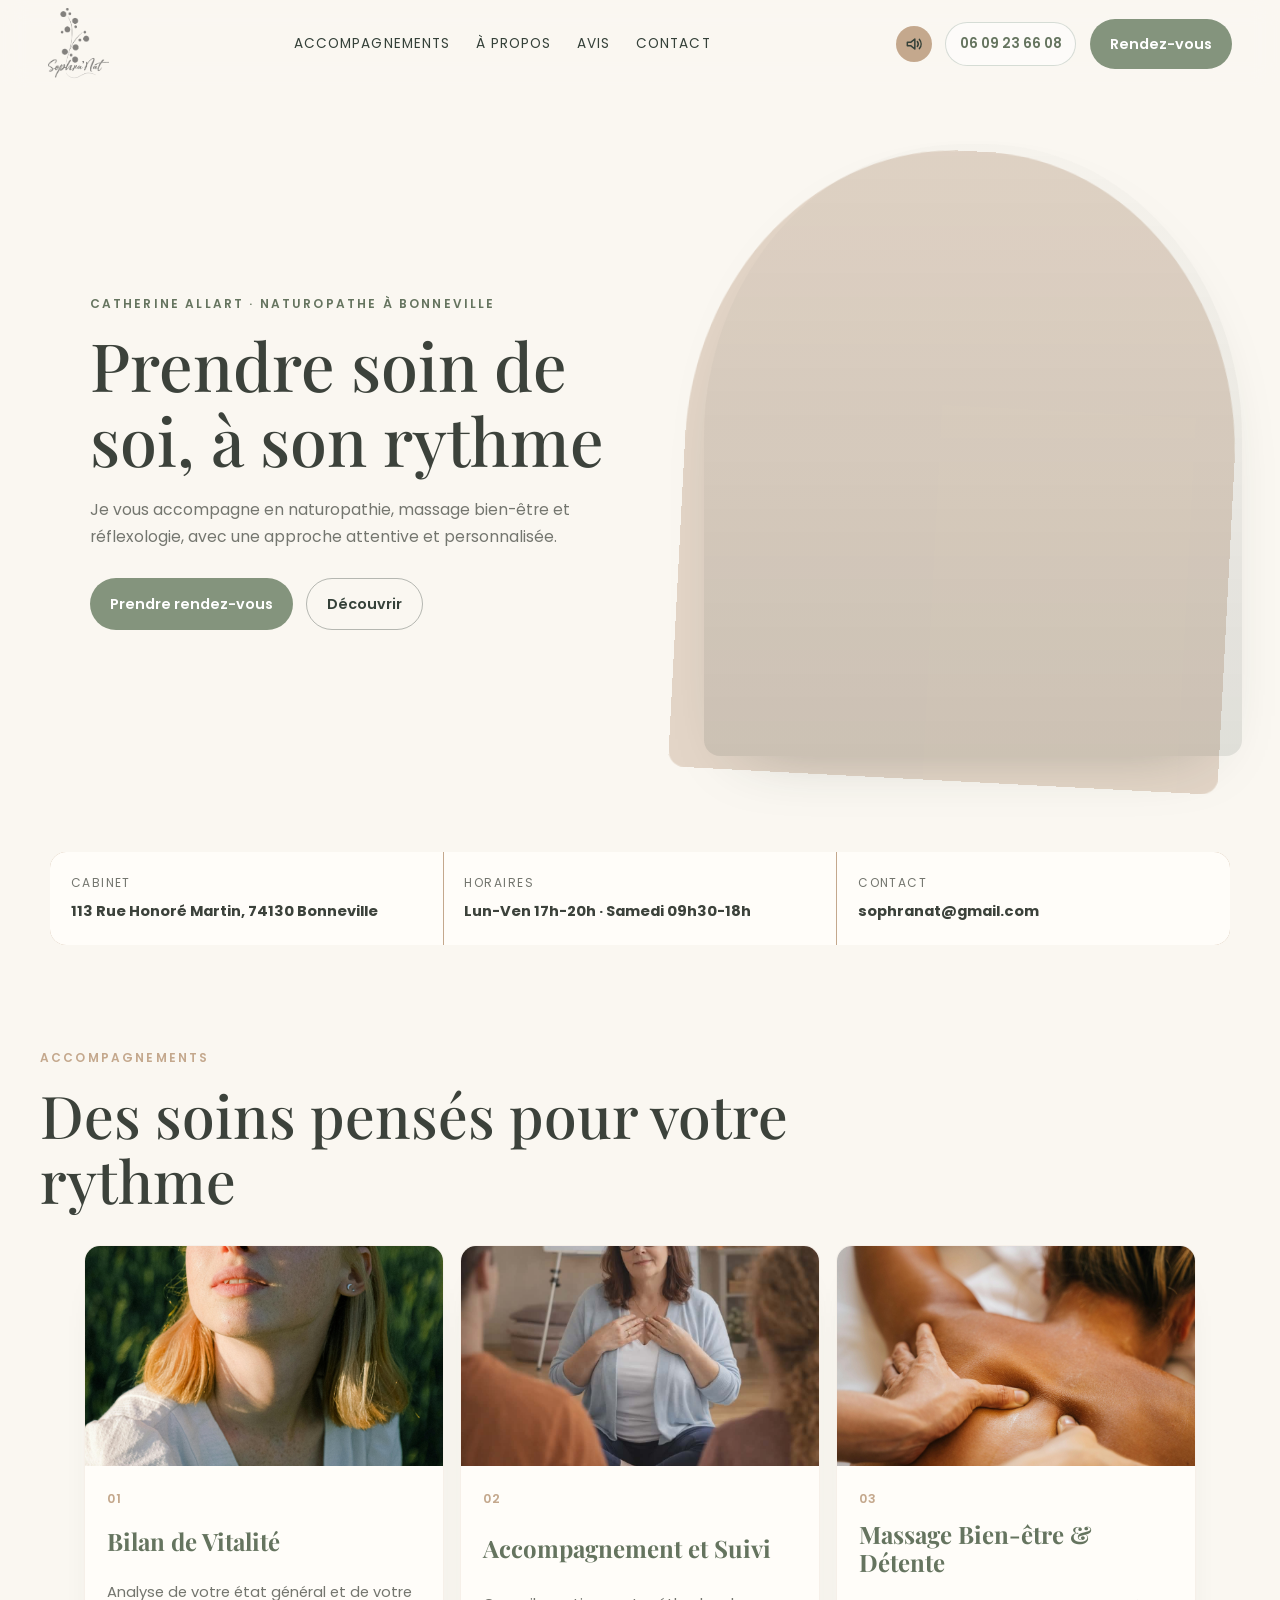
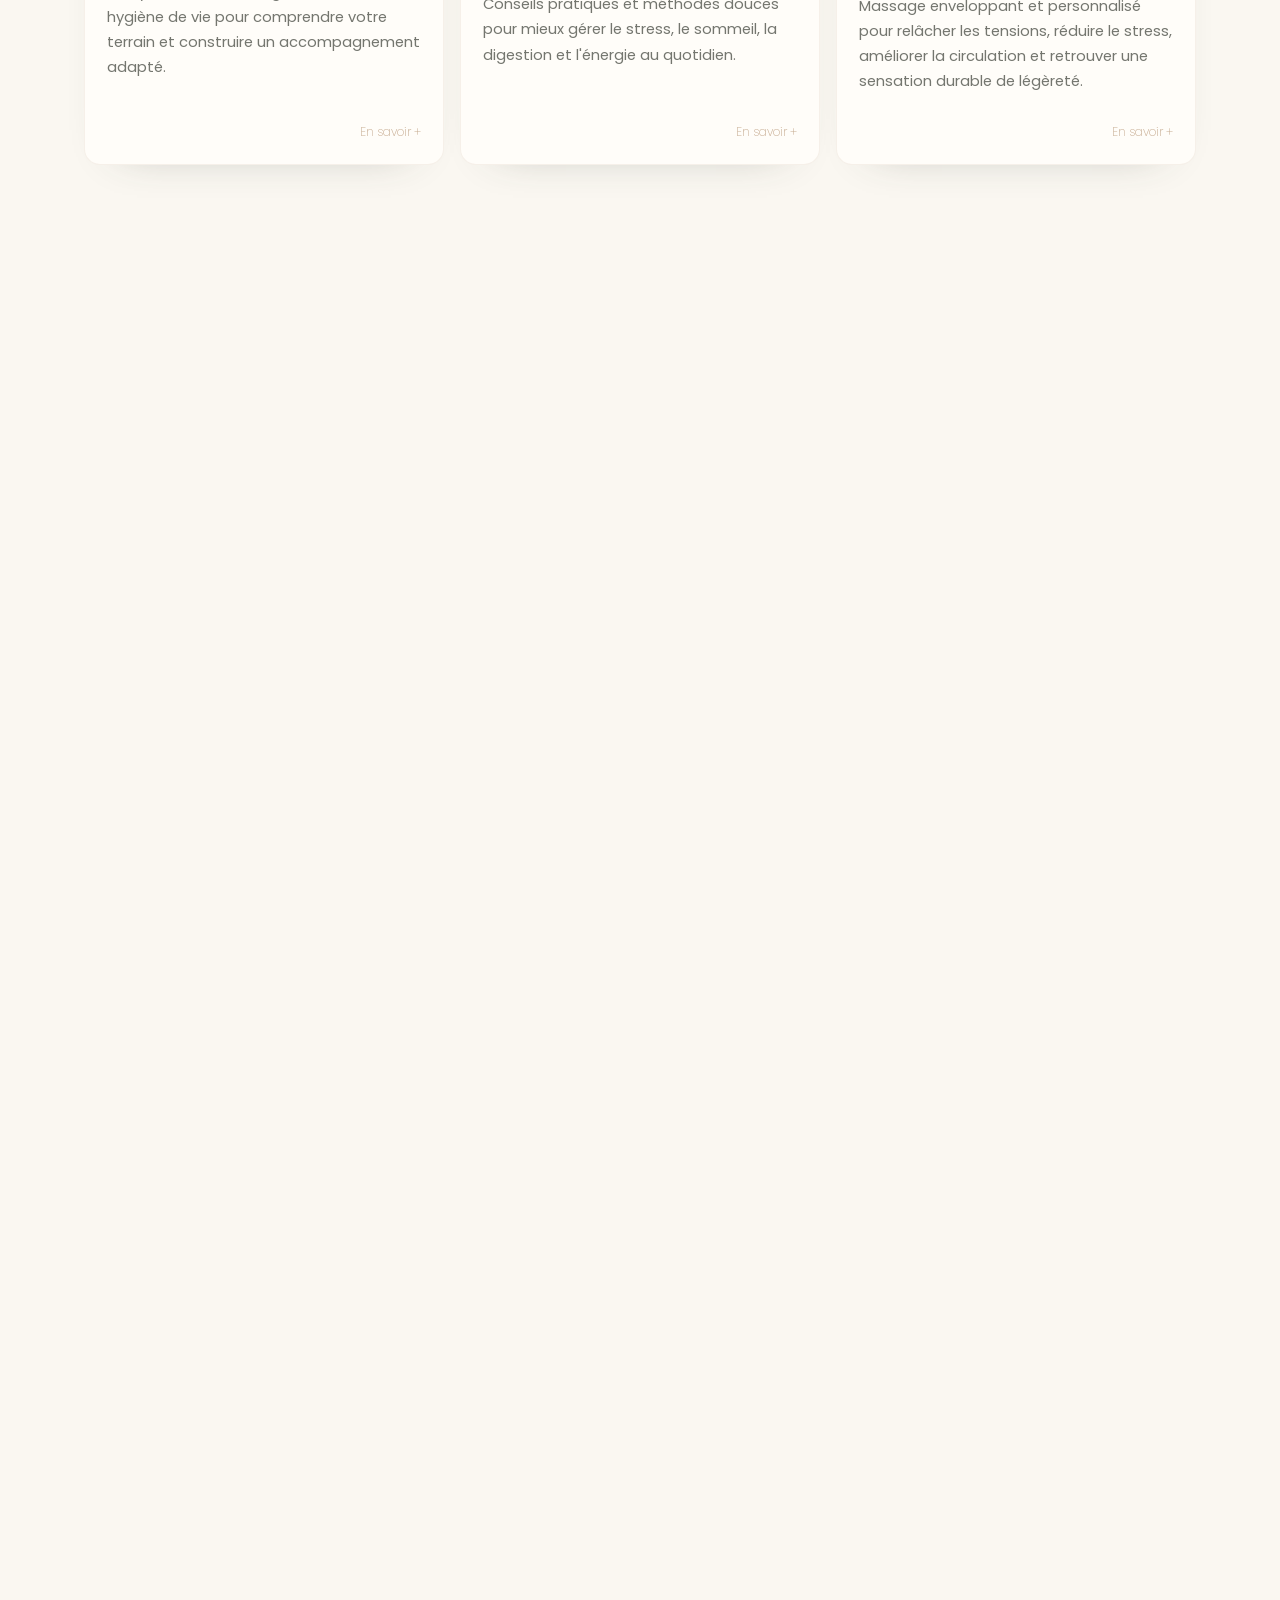
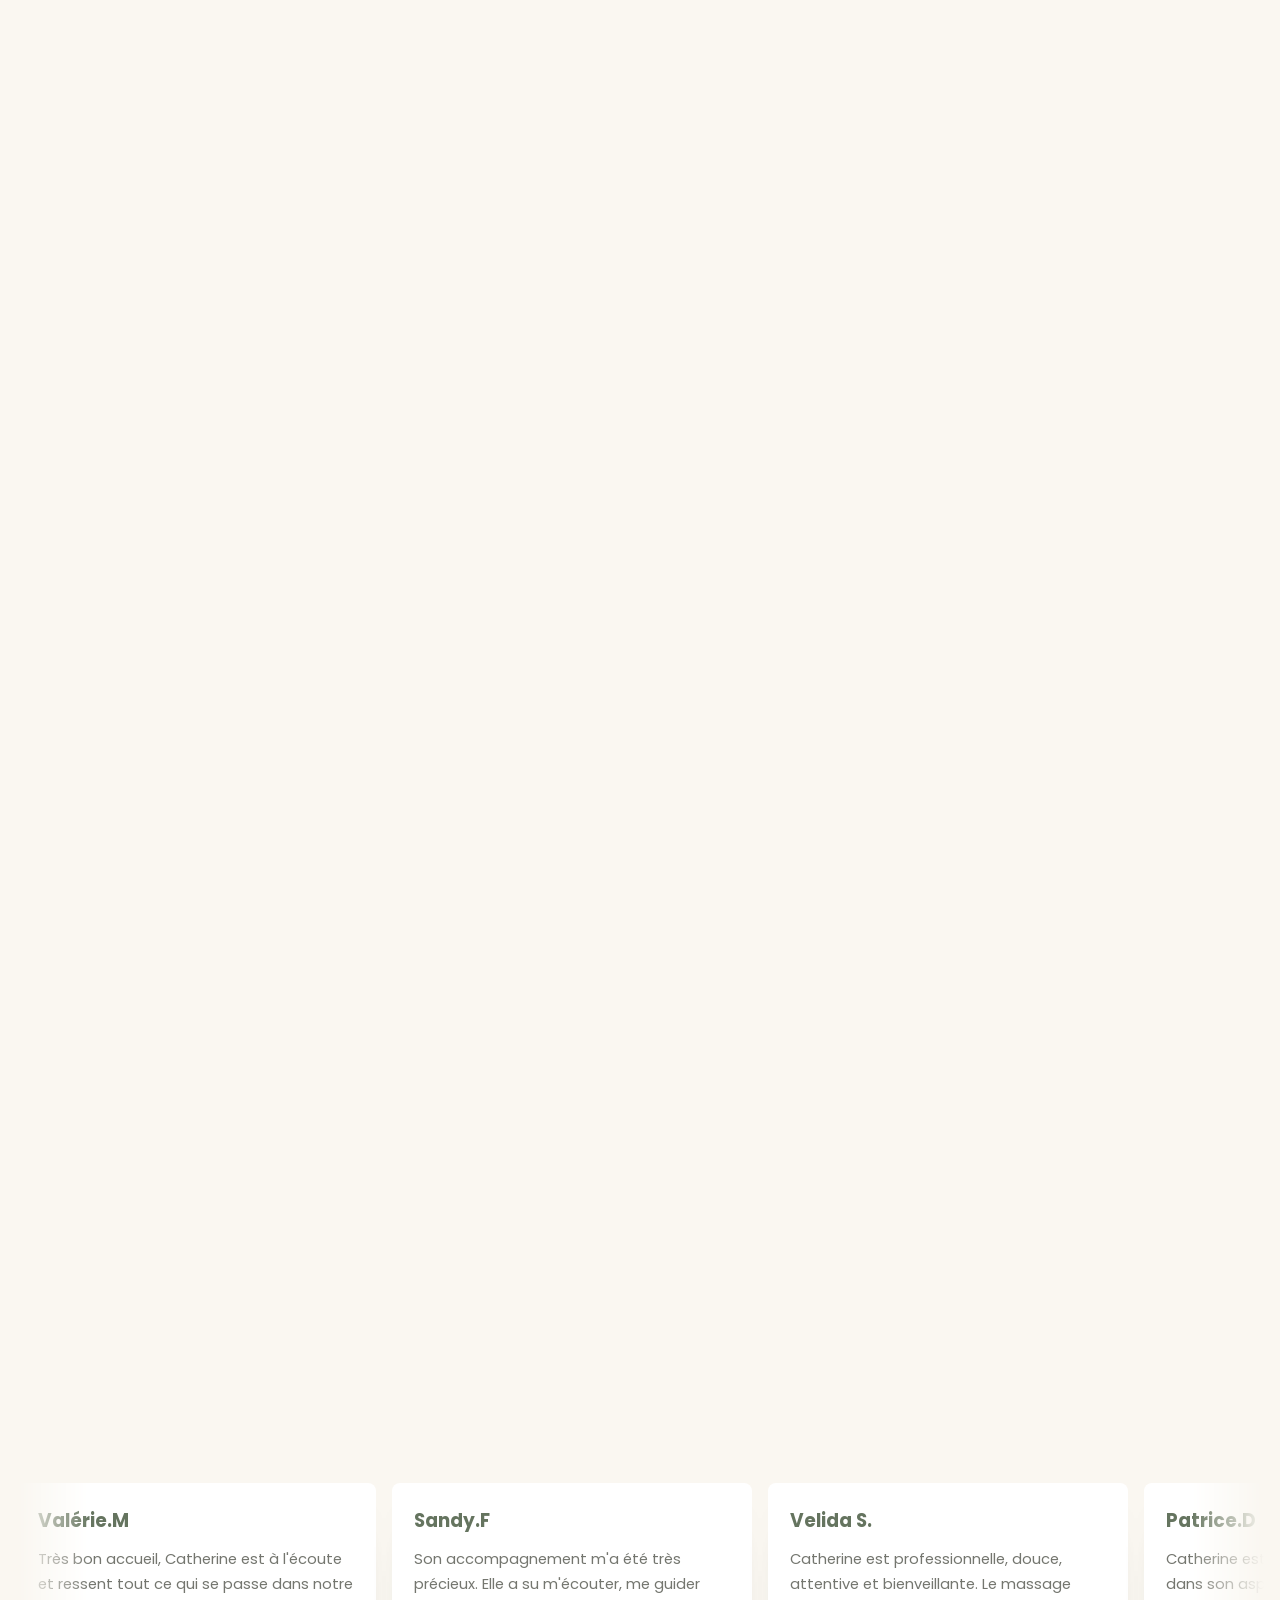
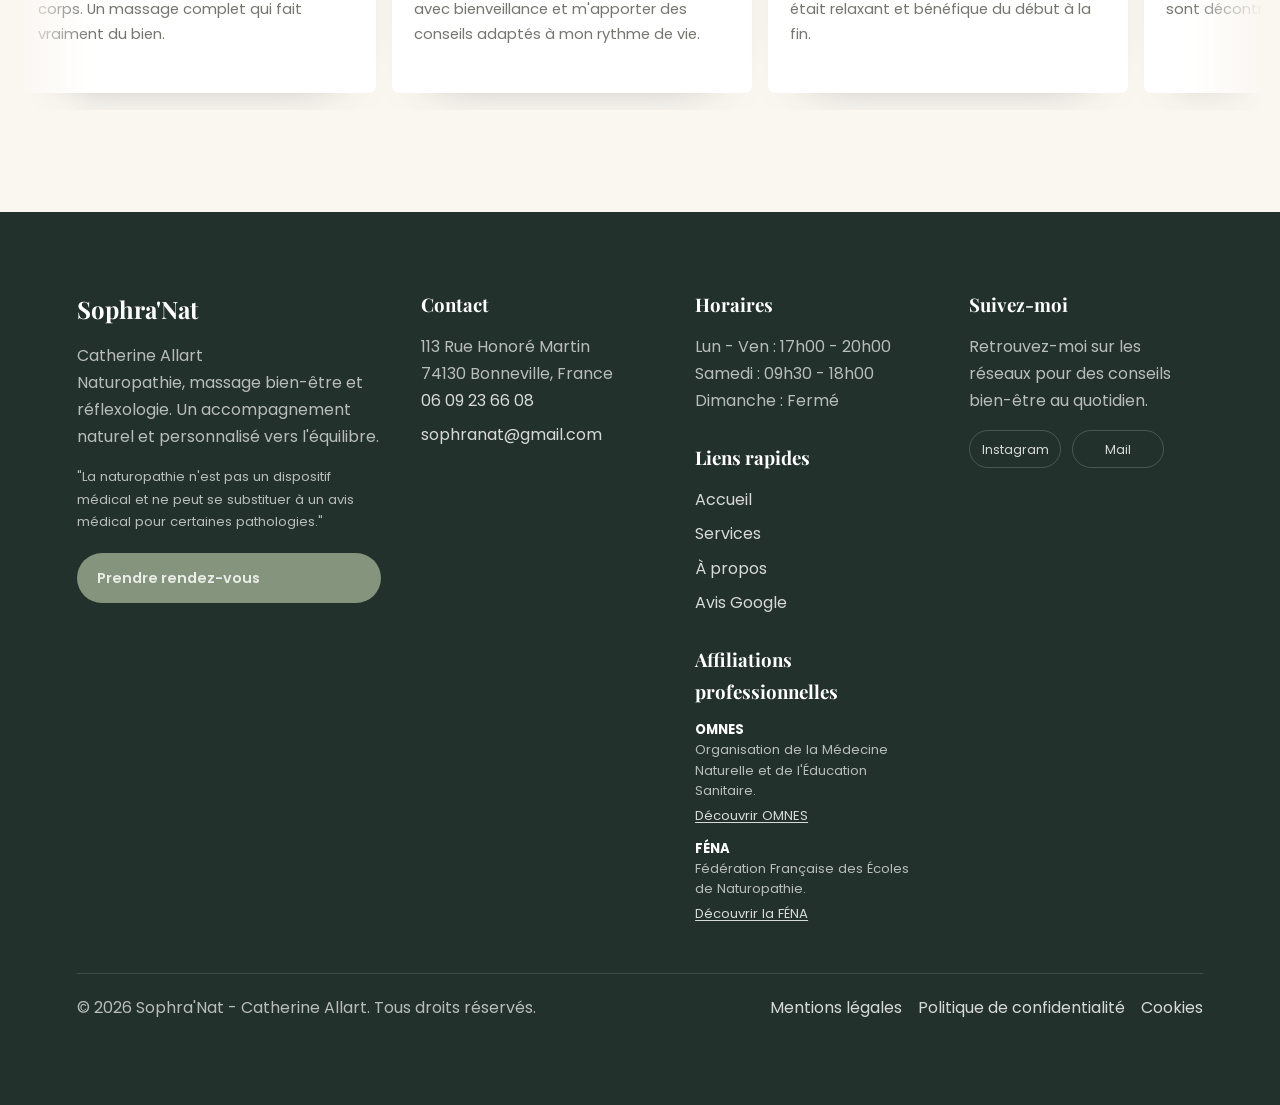
<file: index.html>
<!DOCTYPE html>
<html lang="fr">
<head>
    <meta charset="UTF-8">
    <meta name="viewport" content="width=device-width, initial-scale=1.0">
    <meta name="description" content="Sophra'Nat - Naturopathie, massage bien-être et réflexologie à Bonneville avec Catherine Allart.">
    <title>Sophra'Nat - Catherine Allart</title>
    <link rel="preconnect" href="https://fonts.googleapis.com">
    <link rel="preconnect" href="https://fonts.gstatic.com" crossorigin>
    <link href="https://fonts.googleapis.com/css2?family=Poppins:wght@300;400;500;600&family=Playfair+Display:wght@500;600&display=swap" rel="stylesheet">
    <link rel="stylesheet" href="styles.css">
</head>
<body>
    <div class="page-loader" id="pageLoader" role="status" aria-label="Chargement du site">
        <img src="ressources/logo/logo catherine white.png" alt="Sophra'Nat - Catherine Allart">
    </div>
    <header class="site-header" id="siteHeader">
        <a class="brand" href="#accueil" aria-label="Sophra'Nat - Accueil">
            <img src="ressources/logo/logo catherine white.png" alt="Sophra'Nat Catherine Allart">
        </a>
        <nav class="desktop-nav" aria-label="Navigation principale">
            <a href="#services">Accompagnements</a>
            <a href="#apropos">À propos</a>
            <a href="#avis">Avis</a>
            <a href="#contact">Contact</a>
        </nav>
        <div class="header-actions">
            <button class="audio-btn" id="audioBtn" type="button" aria-label="Lire la musique" aria-pressed="false">
                <svg viewBox="0 0 24 24" aria-hidden="true" focusable="false">
                    <path d="M4 10v4h4l5 4V6l-5 4H4Z"></path>
                    <path d="M16 9a5 5 0 0 1 0 6M18.5 6.5a8.5 8.5 0 0 1 0 11"></path>
                </svg>
            </button>
            <a class="phone-link" href="tel:+33609236608">06 09 23 66 08</a>
            <a class="booking-link" href="https://www.resalib.fr/praticien/125279-catherine-allart-naturopathe-bonneville" target="_blank" rel="noopener">Rendez-vous</a>
        </div>
    </header>

    <main>
        <section class="hero" id="accueil">
            <video class="hero-video" autoplay muted loop playsinline aria-hidden="true">
                <source src="ressources/videos/hero-video.mp4" type="video/mp4">
            </video>
            <div class="hero-overlay"></div>
            <div class="hero-content reveal">
                <p class="eyebrow">Catherine Allart · Naturopathe à Bonneville</p>
                <h1>Prendre soin de soi, à son rythme</h1>
                <p class="hero-lead">Je vous accompagne en naturopathie, massage bien-être et réflexologie, avec une approche attentive et personnalisée.</p>
                <div class="hero-actions">
                    <a class="primary-btn" href="https://www.resalib.fr/praticien/125279-catherine-allart-naturopathe-bonneville" target="_blank" rel="noopener">Prendre rendez-vous</a>
                    <a class="secondary-btn" href="#services">Découvrir</a>
                </div>
            </div>
        </section>

        <section class="intro-strip reveal" aria-label="Informations pratiques">
            <div>
                <span>Cabinet</span>
                <strong>113 Rue Honoré Martin, 74130 Bonneville</strong>
            </div>
            <div>
                <span>Horaires</span>
                <strong>Lun-Ven 17h-20h · Samedi 09h30-18h</strong>
            </div>
            <div>
                <span>Contact</span>
                <strong>sophranat@gmail.com</strong>
            </div>
        </section>

        <section class="section services-section" id="services">
            <div class="section-heading reveal">
                <p class="eyebrow">Accompagnements</p>
                <h2>Des soins pensés pour votre rythme</h2>
            </div>
            <div class="services-grid">
                <article class="service-card reveal">
                    <img src="ressources/images/vitality sun.jpg" alt="">
                    <div class="service-body">
                        <span class="service-index">01</span>
                        <h3>Bilan de Vitalité</h3>
                        <p class="accroche">Analyse de votre état général et de votre hygiène de vie pour comprendre votre terrain et construire un accompagnement adapté.</p>
                        <p class="description-01"> Le bilan de santé ou anamnèse est le premier rendez-vous en naturopathie.
                            Il me permet d'évaluer votre terrain, vos habitudes de vie et votre vitalité afin de vous proposer un accompagnement ciblé et personnalisé.
                            Ce n'est absolument pas un diagnostic médical mais une une étude globale de l'hygiène de vie.

                            Celui-ci comprend une étude globale de :
                            - du motif de consultation et de votre objectif SMART personnel
                            - vos antécédents personnels et familiaux
                            - votre état de santé au moment du rendez-vous ainsi que vos traitements en cours
                            - votre alimentation : habitudes, digestion, hydratation
                            - votre sommeil : qualité, durée, récupération
                            - votre état de stress et vos émotions du moment
                            - votre activité physique et niveau de sédentarité
                            - vos fonctions d'élimination (émonctoires) : transit, urines, transpiration
                            - votre énergie et vitalité au quotidien
                            - une observation morphologique de votre peau, cheveux ongles, posture… sans jugement, tout dans la bienveillance.

                            A l'issue du rendez-vous, vous repartez avec les premiers conseils d'hygiène de vie personnalisés.
                            Je vous fais parvenir une synthèse complète sur l'évaluation des déséquilibres fonctionnels constatés avec pour accompagnement
                            des conseils/recommandations ciblés à mettre en place avant le second rendez-vous de suivi (dans les 5 jours qui suivent le rendez-vous).</p>
                        <div class="links-service-card">
                            <a href="#description-01" class="about-service">En savoir +</a>
                        </div>
                    </div>
                </article>

                <article class="service-card reveal">
                    <img src="ressources/images/allart-meditation.png" alt="">
                    <div class="service-body">
                        <span class="service-index">02</span>
                        <h3>Accompagnement et Suivi</h3>
                        <p class="accroche">Conseils pratiques et méthodes douces pour mieux gérer le stress, le sommeil, la digestion et l'énergie au quotidien.</p>
                        <p class="description-02">Parce que chaque personne est unique, votre accompagnement le sera aussi. En naturopathie fonctionnelle, il n'existe pas de solution universelle. Mon rôle est de vous proposer un suivi personnalisé, adapté à votre histoire, votre mode de vie, vos objectifs et vos besoins. Après le bilan de vitalité complet, nous définissons ensemble un programme personnalisé, évolutif et réaliste. Celui-ci peut inclure des conseils en : - alimentation - hygiène de vie, - gestion du stress et des émotions - sommeil - activité physique - micronutrition - phytothérapie, si cela est adapté - ainsi que des techniques de relaxation ou massage bien-être, ciblé, ou atelier de respiration ou de réflexologie bien-être. Chaque levier est utilisé de manière cohérente selon vos besoins. Au fil des consultations, nous évaluons, adaptons les recommandations afin d'obtenir des résultats durables. Mon but est de vous aider à mieux comprendre le fonctionnement de votre organisme afin que vous deveniez pleinement acteur de votre santé. Votre santé mérite une approche personnalisée. Ensemble, construisons des solutions durables pour retrouver équilibre, vitalité et bien-être.</p>
                        <div class="links-service-card">
                            <a href="#description-02" class="about-service">En savoir +</a>
                        </div>
                    </div>
                </article>

                <article class="service-card reveal">
                    <img src="ressources/images/massage vertebrale.jpg" alt="">
                    <div class="service-body">
                        <span class="service-index">03</span>
                        <h3>Massage Bien-être & Détente</h3>
                        <p class="accroche">Massage enveloppant et personnalisé pour relâcher les tensions, réduire le stress, améliorer la circulation et retrouver une sensation durable de légèreté.</p>
                        <p class="description-03">Le massage bien-être est un soin manuel non thérapeutique qui vise à procurer une profonde détente physique et mentale. Adapté à votre morphologie, à votre sensibilité et à vos besoins du moment, il associe des manœuvres douces, enveloppantes et rythmées pour relâcher progressivement les tensions accumulées.
                            Ce soin permet notamment de :
                            - apaiser le système nerveux et diminuer les effets du stress
                            - améliorer la circulation sanguine et lymphatique
                            - dénouer les zones de crispation musculaire
                            - favoriser un sommeil plus profond et réparateur
                            - reconnecter le corps et l'esprit dans un moment suspendu.
                            Chaque séance débute par un court échange afin d'ajuster la pression, les zones travaillées et l'huile végétale utilisée. Le massage bien-être ne remplace pas un soin médical, mais s'inscrit dans une démarche globale de santé et de prévention.</p>
                        <div class="links-service-card">
                            <a href="#description-03" class="about-service">En savoir +</a>
                        </div>
                    </div>
                </article>

                <article class="service-card reveal">
                    <img src="ressources/images/massage plantaire.jpg" alt="">
                    <div class="service-body">
                        <span class="service-index">04</span>
                        <h3>Réflexologie Plantaire</h3>
                        <p class="accroche">Stimulation des zones réflexes des pieds pour apaiser le système nerveux, soutenir le sommeil et favoriser l'équilibre global du corps.</p>
                        <p class="description-04">La réflexologie plantaire bien-être est une technique manuelle ancestrale qui considère le pied comme une cartographie du corps entier. En stimulant par pressions précises des zones réflexes, elle invite l'organisme à retrouver son équilibre naturel.
                            Cette approche douce peut contribuer à :
                            - libérer les tensions nerveuses et calmer le mental
                            - améliorer la qualité du sommeil
                            - soutenir le confort digestif et le transit
                            - relancer la circulation et le drainage
                            - accompagner les périodes de fatigue, de stress ou de changement de rythme.
                            Confortablement installé(e), vous profitez d'un moment de lâcher-prise pendant que le travail sur les pieds agit en profondeur. La séance se termine par des conseils personnalisés d'hygiène de vie pour prolonger les bienfaits au quotidien.</p>
                        <div class="links-service-card">
                            <a href="#description-04" class="about-service">En savoir +</a>
                        </div>
                    </div>
                </article>

                <article class="service-card reveal">
                    <img src="ressources/images/massage epaule.jpg" alt="">
                    <div class="service-body">
                        <span class="service-index">05</span>
                        <h3>Massage Ciblé 2 à 3 Zones</h3>
                        <p class="accroche">Soin localisé pour soulager les zones tendues comme le dos, les épaules ou les jambes, améliorer la mobilité et relâcher les tensions.</p>
                        <p class="description-05">Le massage ciblé se concentre sur 2 à 3 zones spécifiques du corps où les tensions se cristallisent le plus souvent : nuque, épaules, dos, lombaires, jambes ou pieds. Ce soin plus court et plus intense s'adresse aux personnes ayant besoin d'un relâchement précis et rapide, sans engager la totalité du corps.
                            Les bénéfices ressentis :
                            - soulagement des zones contractées et douloureuses
                            - amélioration de la mobilité articulaire
                            - meilleure conscience corporelle et posturale
                            - diminution des effets du stress mécanique (posture assise prolongée, sport, port de charges)
                            - regain de vitalité et de légèreté.
                            La séance commence par un temps d'échange pour identifier les zones prioritaires et adapter la pression. Le massage est réalisé à l'huile végétale bio, dans le respect de votre confort et de votre sensibilité.</p>
                        <div class="links-service-card">
                            <a href="#description-05" class="about-service">En savoir +</a>
                        </div>
                    </div>
                </article>

                <article class="service-card reveal">
                    <img src="ressources/images/allart consultation.png" alt="">
                    <div class="service-body">
                        <span class="service-index">06</span>
                        <h3>Suivi Naturopathique</h3>
                        <p class="accroche">Accompagnement sur-mesure pour ajuster l'hygiène de vie, l'alimentation et les habitudes quotidiennes selon vos besoins.</p>
                        <p class="description-06">Le suivi naturopathique est le prolongement naturel du bilan de vitalité. Il permet d'ancrer durablement les nouvelles habitudes, d'ajuster les recommandations au fil de vos progrès et de garder un cap clair vers vos objectifs de bien-être.
                            Chaque séance de suivi comprend :
                            - un point sur les changements mis en place depuis la dernière rencontre
                            - l'évaluation de vos ressentis (énergie, sommeil, digestion, émotions)
                            - l'ajustement des conseils en alimentation, hygiène de vie et gestion du stress
                            - l'introduction progressive de nouveaux leviers (respiration, micronutrition, phytothérapie, réflexologie…)
                            - la définition des prochains petits pas atteignables.
                            Ce rendez-vous se veut souple et bienveillant : il n'y a pas d'échec, seulement des ajustements. Vous devenez peu à peu autonome dans la lecture de vos signaux corporels et dans les choix qui soutiennent votre équilibre au quotidien.</p>
                        <div class="links-service-card">
                            <a href="#description-06" class="about-service">En savoir +</a>
                        </div>
                    </div>
                </article>
                <article class="service-card reveal">
                    <img src="ressources/images/pressothérapie.jpg" alt="">
                    <div class="service-body">
                        <span class="service-index">07</span>
                        <h3>Pressothérapie</h3>
                        <p class="accroche">Séance de 30 min de drainage mécanique pour aider à réduire la sensation de jambes lourdes et les gonflements, et favoriser une sensation de légèreté.</p>
                        <p class="description-07">Pendant la séance, des bottes équipées de compartiments gonflables exercent des pressions douces et progressives sur les jambes. Ce massage mécanique accompagne le retour veineux et le drainage lymphatique. Installé(e) confortablement, vous profitez d’un temps de détente de 30 minutes, particulièrement apprécié lorsque les jambes sont fatiguées ou après une journée passée debout. La pression est adaptée à votre confort.</p>
                        <div class="links-service-card">
                            <a href="#description-07" class="about-service">En savoir +</a>
                        </div>
                    </div>
                </article>
                <article class="service-card service-booking-card reveal">
                    <a class="booking-icon-link" href="https://www.resalib.fr/praticien/125279-catherine-allart-naturopathe-bonneville" target="_blank" rel="noopener" aria-label="Réserver un rendez-vous" title="Réserver un rendez-vous">
                        <svg viewBox="0 0 24 24" aria-hidden="true" focusable="false">
                            <rect x="3.5" y="5" width="17" height="16" rx="2"></rect>
                            <path d="M8 3.5v3M16 3.5v3M3.5 10h17M12 13v5m-2.5-2.5h5"></path>
                        </svg>
                    </a>
                    <div class="service-body">
                        <span class="service-index">08</span>
                        <h3>On en parle ensemble&nbsp;?</h3>
                        <p>Réservez un rendez-vous avec Catherine pour faire le point et choisir l’accompagnement qui vous correspond.</p>
                    </div>
                </article>
            </div>
        </section>

        <section class="omnes-card reveal">
            <div class="omnes-heading">
                <span class="eyebrow">Engagements professionnels</span>
                <h2>Des repères de qualité</h2>
            </div>
            <ul class="affiliations-grid">
                <li>
                    <h3>OMNES</h3>
                    <p>Organisation de la Médecine Naturelle et de l'Éducation Sanitaire.</p>
                    <a href="https://www.omnes.fr/" target="_blank" rel="noopener">Découvrir OMNES <span aria-hidden="true">→</span></a>
                </li>
                <li>
                    <h3>FÉNA</h3>
                    <p>Fédération Française des Écoles de Naturopathie.</p>
                    <a href="https://lafena.fr/" target="_blank" rel="noopener">Découvrir la FÉNA <span aria-hidden="true">→</span></a>
                </li>
            </ul>
        </section>

        <section class="section split-section" id="apropos">
            <div class="split-image reveal">
                <div class="split-image-frame">
                    <img src="ressources/images/allart massage.png" alt="Catherine Allart réalisant un massage bien-être">
                </div>
                <p class="split-signature">
                    <span>Catherine Allart</span>
                    <em>Naturopathe · Bonneville</em>
                </p>
            </div>

            <div class="split-copy reveal">
                <p class="eyebrow">À propos</p>
                <h2>Une approche globale,<br>douce et personnalisée</h2>

                <p class="lead">Convaincue de la connexion profonde entre le corps et le mental, je me suis formée en naturopathie puis spécialisée en massage bien-être, réflexologie plantaire et gestion du stress.</p>

                <ul class="split-pillars">
                    <li><span>01</span><strong>Approche globale</strong><em>Alimentation, sommeil, stress, mouvement — tous les leviers sont considérés ensemble.</em></li>
                    <li><span>02</span><strong>Sur mesure</strong><em>Chaque accompagnement est construit à partir de votre histoire et de votre rythme.</em></li>
                    <li><span>03</span><strong>Fondée sur la science</strong><em>Une démarche préventive appuyée sur les connaissances actuelles en santé fonctionnelle.</em></li>
                </ul>

                <div class="split-more">
                    <p>La Naturopathie associée à l'approche en santé fonctionnelle est une démarche globale, préventive et personnalisée qui s'appuie sur les connaissances scientifiques actuelles afin d'identifier les causes profondes des déséquilibres de santé et d'optimiser le fonctionnement de l'organisme.
                        Au-delà des symptômes, cette approche prend en compte l'ensemble des facteurs susceptibles d'influencer votre santé : alimentation, digestion, microbiote intestinal, sommeil, stress, activité physique, équilibre hormonal, environnement et mode de vie.
                        Chaque accompagnement est construit sur mesure afin de vous aider à retrouver un meilleur équilibre physiologique, renforcer votre vitalité et adopter des habitudes durables favorables à votre bien-être.
                        Mes recommandations peuvent inclure des conseils en nutrition et micronutrition, en hygiène de vie, en gestion du stress, en activité physique, ainsi que l'utilisation raisonnée de la phytothérapie, de l'aromathérapie ou de certains compléments alimentaires lorsque cela est pertinent.</p>
                    <p>Cette approche s'inscrit dans une démarche complémentaire de prévention, d'éducation à la santé et d'accompagnement au mieux-être. Elle ne remplace jamais une consultation, un diagnostic ou un traitement médical, mais intervient en complément du suivi assuré par les professionnels de santé.
                        Mon objectif est de vous accompagner avec écoute, bienveillance et rigueur, grâce à des conseils personnalisés, pragmatiques et fondés sur les données scientifiques disponibles.</p>
                </div>

                <button type="button" class="split-toggle" aria-expanded="false">
                    <span class="split-toggle-label">Lire la suite</span>
                    <span class="split-toggle-arrow" aria-hidden="true">↓</span>
                </button>

                <ul class="split-tags">
                    <li>Écoute bienveillante</li>
                    <li>Accompagnement personnalisé</li>
                    <li>Méthodes naturelles et douces</li>
                    <li>Respect de votre rythme</li>
                </ul>
            </div>
        </section>

        <section class="section reviews-section" id="avis">
            <div class="section-heading reveal">
                <p class="eyebrow">Avis Google</p>
                <h2>Ils partagent leur expérience</h2>
                <div class="rating-pill">5,0 ★★★★★</div>
            </div>
            <div class="reviews-viewport">
                <div class="reviews-track" id="uxReviews">
                    <article class="review-card"><h3>Valérie.M</h3><p>Très bon accueil, Catherine est à l'écoute et ressent tout ce qui se passe dans notre corps. Un massage complet qui fait vraiment du bien.</p></article>
                    <article class="review-card"><h3>Sandy.F</h3><p>Son accompagnement m'a été très précieux. Elle a su m'écouter, me guider avec bienveillance et m'apporter des conseils adaptés à mon rythme de vie.</p></article>
                    <article class="review-card"><h3>Velida S.</h3><p>Catherine est professionnelle, douce, attentive et bienveillante. Le massage était relaxant et bénéfique du début à la fin.</p></article>
                    <article class="review-card"><h3>Patrice.D</h3><p>Catherine est passionnée et on le ressent dans son aspect humain. Les massages sont décontractants et agréables.</p></article>
                    <article class="review-card"><h3>Aurélie.S</h3><p>Très accueillante et à l'écoute. Je recommande.</p></article>
                    <article class="review-card"><h3>Florence.B</h3><p>Je tiens à exprimer ma plus profonde gratitude envers Catherine SOPHRA NAT une professionnelle véritablement exceptionnelle qui a eu un impact incroyablement positif sur ma vie.</p></article>
                    <article class="review-card"><h3>Gastronome du Bargy</h3><p>Enfin quelqu'un de compétent pour des massages bien être, souriante et sympa, je vous recommande</p></article>
                </div>
            </div>
        </section>
    </main>

    <footer class="site-footer" id="contact">
        <div class="footer-main">
            <div class="footer-brand">
                <h2>Sophra'Nat</h2>
                <p>Catherine Allart</p>
                <p class="footer-brand-desc">Naturopathie, massage bien-être et réflexologie. Un accompagnement naturel et personnalisé vers l'équilibre.</p>
                <p class="footer-note"> "La naturopathie n'est pas un dispositif médical et ne peut se substituer à un avis médical pour certaines pathologies."</p>
                <a class="primary-btn" href="https://www.resalib.fr/praticien/125279-catherine-allart-naturopathe-bonneville" target="_blank" rel="noopener">Prendre rendez-vous</a>
            </div>
            <div>
                <h3>Contact</h3>
                <p>113 Rue Honoré Martin<br>74130 Bonneville, France</p>
                <p><a href="tel:+33609236608">06 09 23 66 08</a><a href="mailto:sophranat@gmail.com">sophranat@gmail.com</a></p>
            </div>
            <div>
                <h3>Horaires</h3>
                <p>Lun - Ven : 17h00 - 20h00<br>Samedi : 09h30 - 18h00<br>Dimanche : Fermé</p>
                <h3 class="footer-subtitle">Liens rapides</h3>
                <a href="#accueil">Accueil</a>
                <a href="#services">Services</a>
                <a href="#apropos">À propos</a>
                <a href="#avis">Avis Google</a>
                <h3 class="footer-subtitle">Affiliations professionnelles</h3>
                <p class="footer-affiliation"><strong>OMNES</strong><br>Organisation de la Médecine Naturelle et de l'Éducation Sanitaire.<br><a href="https://www.omnes.fr/" target="_blank" rel="noopener">Découvrir OMNES</a></p>
                <p class="footer-affiliation"><strong>FÉNA</strong><br>Fédération Française des Écoles de Naturopathie.<br><a href="https://lafena.fr/" target="_blank" rel="noopener">Découvrir la FÉNA</a></p>
            </div>
            <div>
                <h3>Suivez-moi</h3>
                <p>Retrouvez-moi sur les réseaux pour des conseils bien-être au quotidien.</p>
                <div class="footer-socials">
                    <a href="https://www.instagram.com/sophranat_naturo_holistique/" target="_blank" rel="noopener" aria-label="Instagram">Instagram</a>
                    <a href="mailto:sophranat@gmail.com" aria-label="Email">Mail</a>
                </div>
            </div>
        </div>
        <div class="footer-bottom">
            <p>© <span id="footerYear">2026</span> Sophra'Nat - Catherine Allart. Tous droits réservés.</p>
            <div class="footer-legal">
                <a href="mentions-legales.html">Mentions légales</a>
                <a href="confidentialite.html">Politique de confidentialité</a>
                <a href="cookies.html">Cookies</a>
            </div>
        </div>
    </footer>

    <audio id="ambientAudio" src="ressources/musique/Pufino - Naturally (freetouse.com).mp3" preload="auto" autoplay loop></audio>
    <script src="script.js"></script>
</body>
</html>
</file>
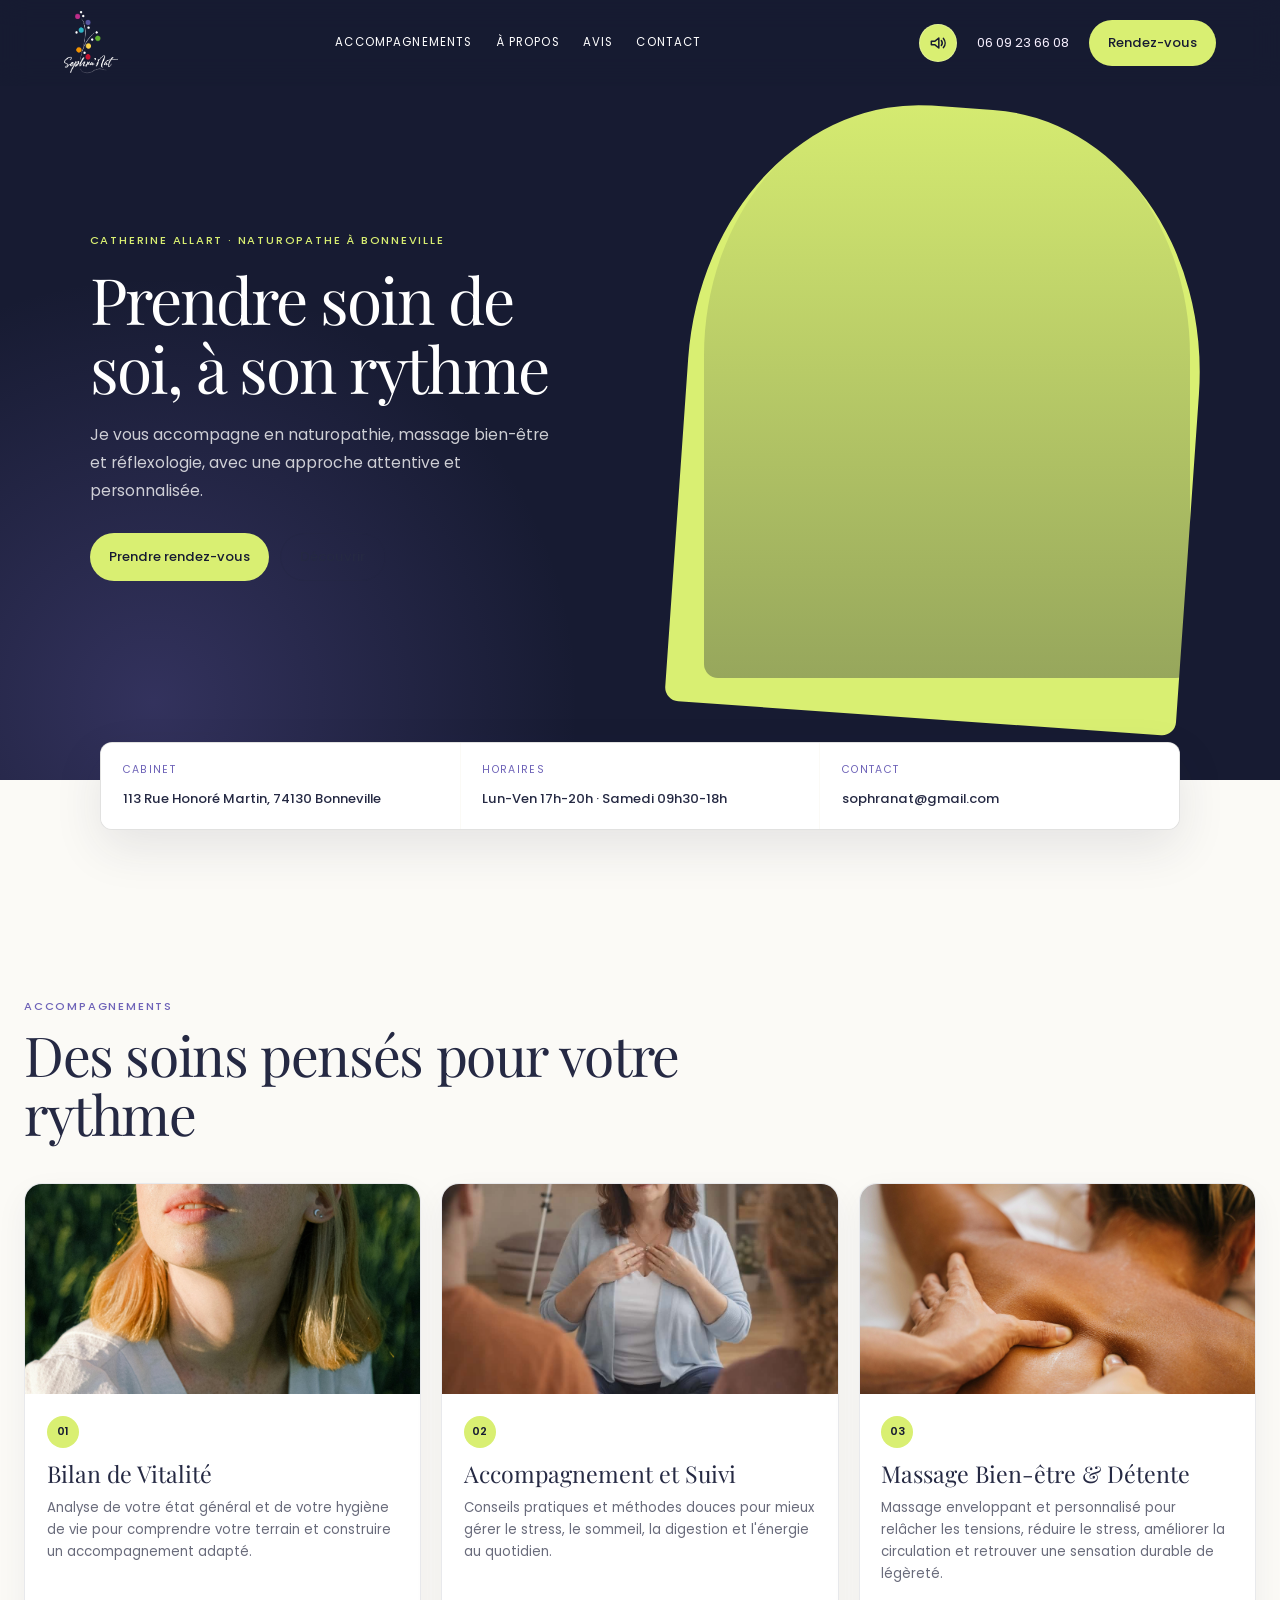
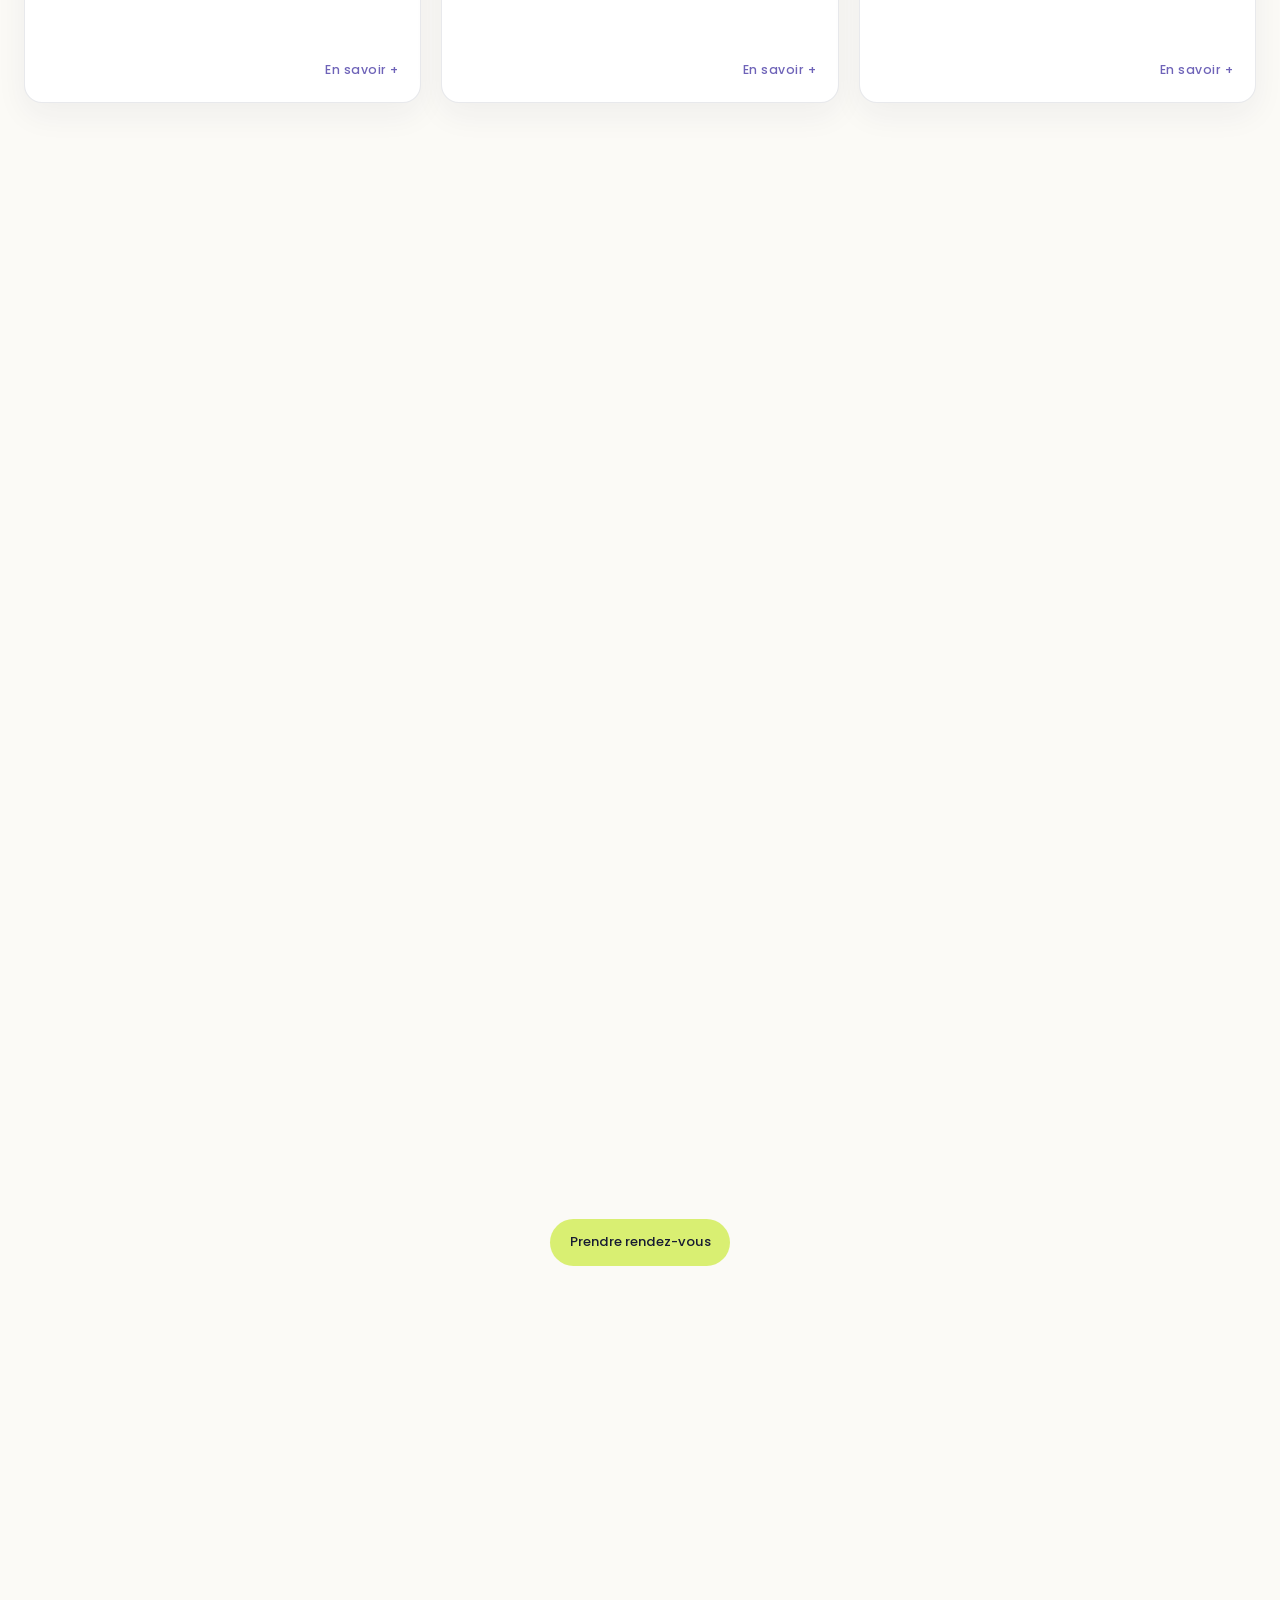
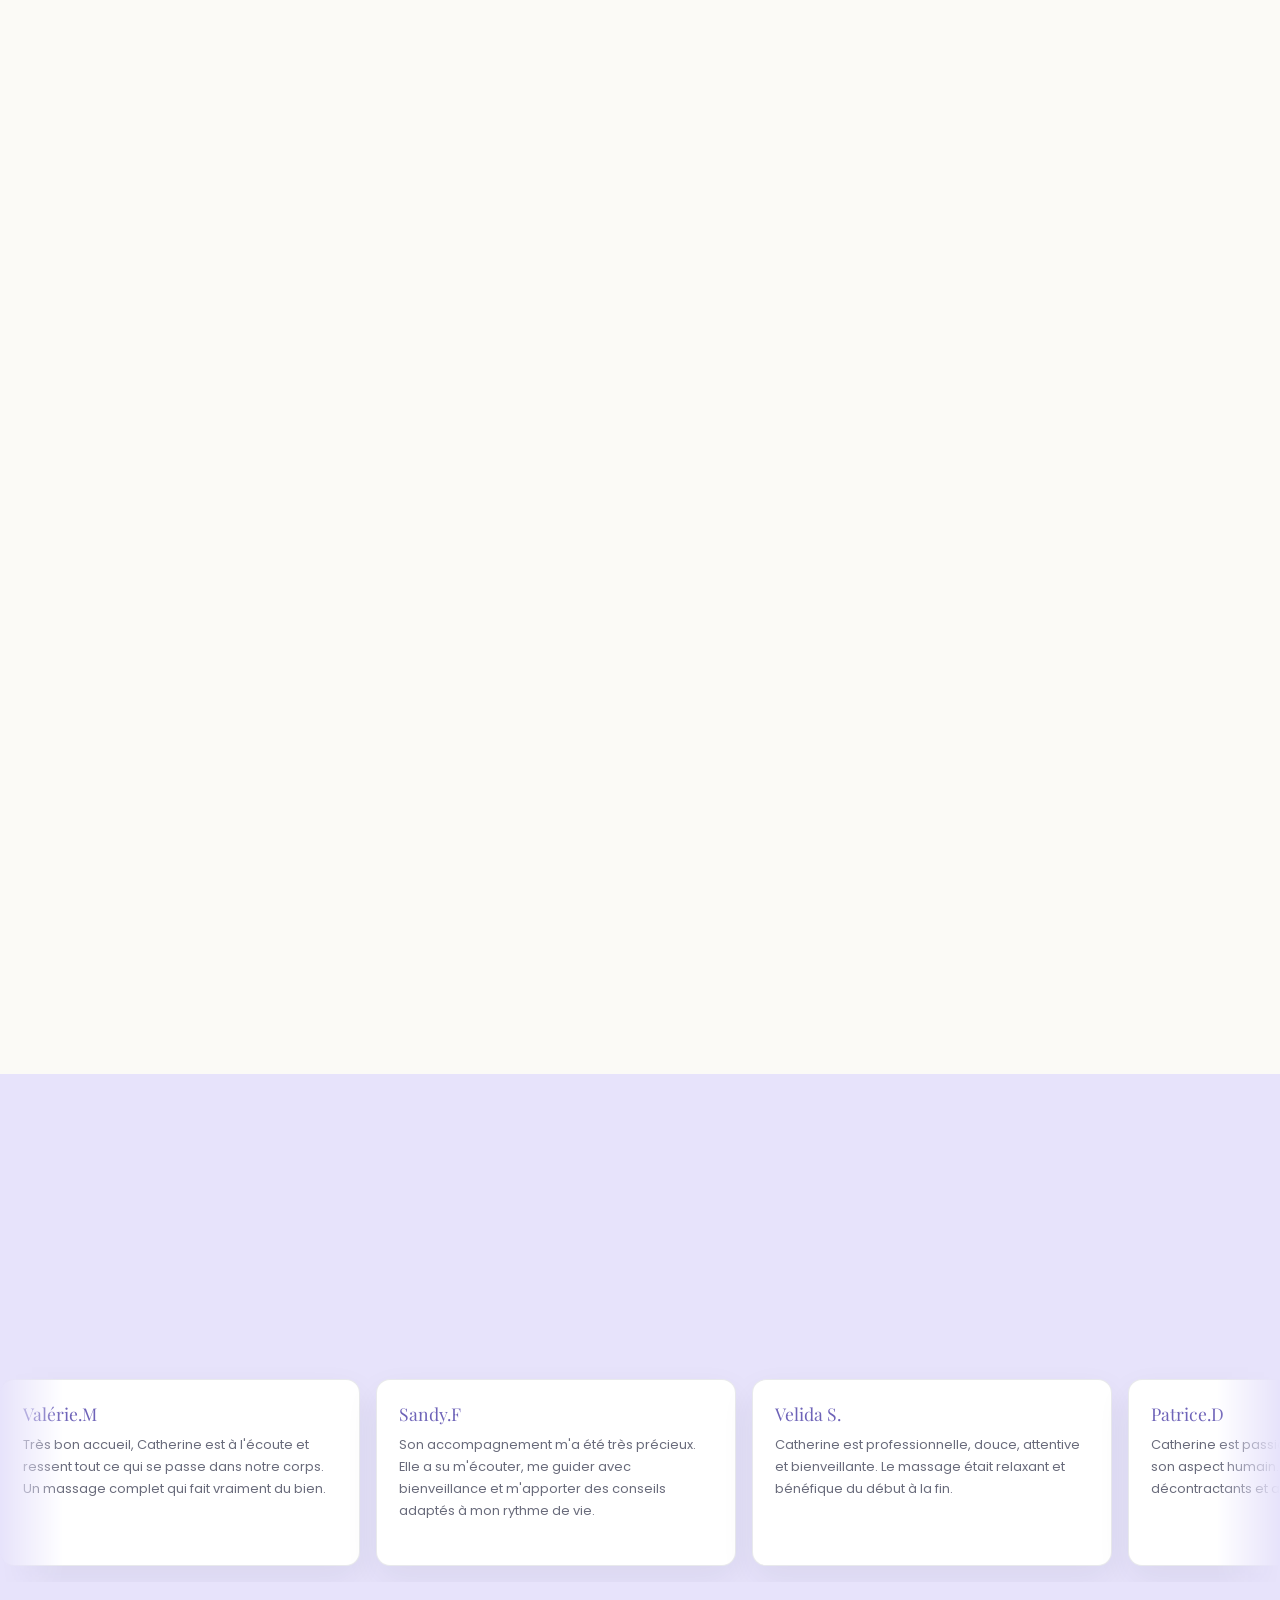
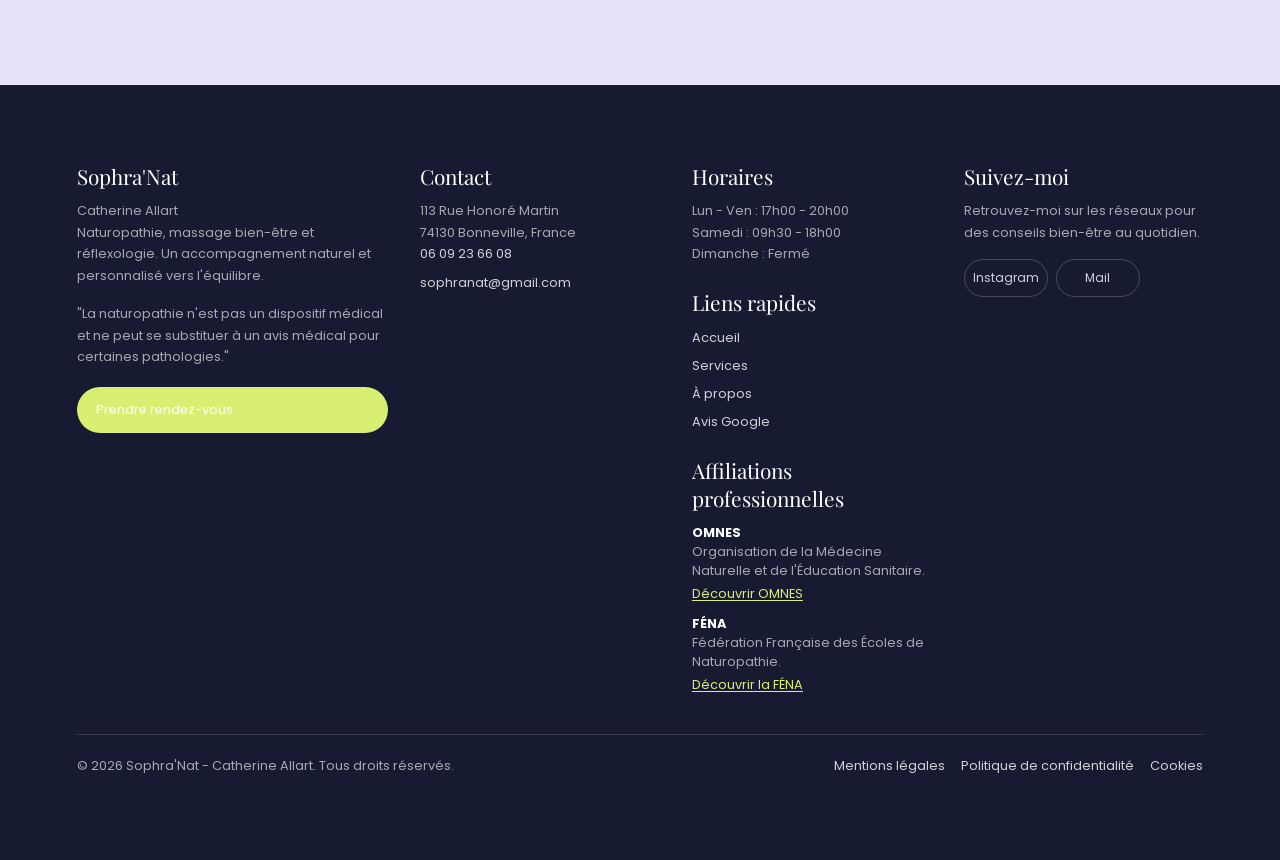
<file: copie landpage/index.html>
<!DOCTYPE html>
<html lang="fr">
<head>
    <meta charset="UTF-8">
    <meta name="viewport" content="width=device-width, initial-scale=1.0">
    <meta name="description" content="Sophra'Nat - Naturopathie, massage bien-être et réflexologie à Bonneville avec Catherine Allart.">
    <title>Sophra'Nat - Catherine Allart</title>
    <link rel="preconnect" href="https://fonts.googleapis.com">
    <link rel="preconnect" href="https://fonts.gstatic.com" crossorigin>
    <link href="https://fonts.googleapis.com/css2?family=Poppins:wght@300;400;500;600&family=Playfair+Display:wght@500;600&display=swap" rel="stylesheet">
    <link rel="stylesheet" href="styles.css">
</head>
<body>
    <div class="page-loader" id="pageLoader" role="status" aria-label="Chargement du site">
        <img src="ressources/logo/logo catherine white.png" alt="Sophra'Nat - Catherine Allart">
    </div>
    <header class="site-header" id="siteHeader">
        <a class="brand" href="#accueil" aria-label="Sophra'Nat - Accueil">
            <img src="ressources/logo/logo catherine white.png" alt="Sophra'Nat Catherine Allart">
        </a>
        <nav class="desktop-nav" aria-label="Navigation principale">
            <a href="#services">Accompagnements</a>
            <a href="#apropos">À propos</a>
            <a href="#avis">Avis</a>
            <a href="#contact">Contact</a>
        </nav>
        <div class="header-actions">
            <button class="audio-btn" id="audioBtn" type="button" aria-label="Lire la musique" aria-pressed="false">
                <svg viewBox="0 0 24 24" aria-hidden="true" focusable="false">
                    <path d="M4 10v4h4l5 4V6l-5 4H4Z"></path>
                    <path d="M16 9a5 5 0 0 1 0 6M18.5 6.5a8.5 8.5 0 0 1 0 11"></path>
                </svg>
            </button>
            <a class="phone-link" href="tel:+33609236608">06 09 23 66 08</a>
            <a class="booking-link" href="https://www.resalib.fr/praticien/125279-catherine-allart-naturopathe-bonneville" target="_blank" rel="noopener">Rendez-vous</a>
        </div>
    </header>

    <main>
        <section class="hero" id="accueil">
            <video class="hero-video" autoplay muted loop playsinline>
                <source src="ressources/videos/hero-video.mp4" type="video/mp4">
            </video>
            <div class="hero-overlay"></div>
            <div class="hero-content reveal">
                <p class="eyebrow">Catherine Allart · Naturopathe à Bonneville</p>
                <h1>Prendre soin de soi, à son rythme</h1>
                <p class="hero-lead">Je vous accompagne en naturopathie, massage bien-être et réflexologie, avec une approche attentive et personnalisée.</p>
                <div class="hero-actions">
                    <a class="primary-btn" href="https://www.resalib.fr/praticien/125279-catherine-allart-naturopathe-bonneville" target="_blank" rel="noopener">Prendre rendez-vous</a>
                    <a class="secondary-btn" href="#services">Découvrir</a>
                </div>
            </div>
        </section>

        <section class="intro-strip reveal" aria-label="Informations pratiques">
            <div>
                <span>Cabinet</span>
                <strong>113 Rue Honoré Martin, 74130 Bonneville</strong>
            </div>
            <div>
                <span>Horaires</span>
                <strong>Lun-Ven 17h-20h · Samedi 09h30-18h</strong>
            </div>
            <div>
                <span>Contact</span>
                <strong>sophranat@gmail.com</strong>
            </div>
        </section>

        <section class="section services-section" id="services">
            <div class="section-heading reveal">
                <p class="eyebrow">Accompagnements</p>
                <h2>Des soins pensés pour votre rythme</h2>
            </div>
            <div class="services-grid">
                <article class="service-card reveal">
                    <img src="ressources/images/vitality sun.jpg" alt="">
                    <div class="service-body">
                        <span class="service-index">01</span>
                        <h3>Bilan de Vitalité</h3>
                        <p class="accroche">Analyse de votre état général et de votre hygiène de vie pour comprendre votre terrain et construire un accompagnement adapté.</p>
                        <p class="description-01"> Le bilan de santé ou anamnèse est le premier rendez-vous en naturopathie.
                            Il me permet d'évaluer votre terrain, vos habitudes de vie et votre vitalité afin de vous proposer un accompagnement ciblé et personnalisé.
                            Ce n'est absolument pas un diagnostic médical mais une une étude globale de l'hygiène de vie.

                            Celui-ci comprend une étude globale de :
                            - du motif de consultation et de votre objectif SMART personnel
                            - vos antécédents personnels et familiaux
                            - votre état de santé au moment du rendez-vous ainsi que vos traitements en cours
                            - votre alimentation : habitudes, digestion, hydratation
                            - votre sommeil : qualité, durée, récupération
                            - votre état de stress et vos émotions du moment
                            - votre activité physique et niveau de sédentarité
                            - vos fonctions d'élimination (émonctoires) : transit, urines, transpiration
                            - votre énergie et vitalité au quotidien
                            - une observation morphologique de votre peau, cheveux ongles, posture… sans jugement, tout dans la bienveillance.

                            A l'issue du rendez-vous, vous repartez avec les premiers conseils d'hygiène de vie personnalisés.
                            Je vous fais parvenir une synthèse complète sur l'évaluation des déséquilibres fonctionnels constatés avec pour accompagnement
                            des conseils/recommandations ciblés à mettre en place avant le second rendez-vous de suivi (dans les 5 jours qui suivent le rendez-vous).</p>
                        <div class="links-service-card">
                            <a href="#description-01" class="about-service">En savoir +</a>
                        </div>
                    </div>
                </article>

                <article class="service-card reveal">
                    <img src="ressources/images/allart-meditation.png" alt="">
                    <div class="service-body">
                        <span class="service-index">02</span>
                        <h3>Accompagnement et Suivi</h3>
                        <p class="accroche">Conseils pratiques et méthodes douces pour mieux gérer le stress, le sommeil, la digestion et l'énergie au quotidien.</p>
                        <p class="description-02">Parce que chaque personne est unique, votre accompagnement le sera aussi. En naturopathie fonctionnelle, il n'existe pas de solution universelle. Mon rôle est de vous proposer un suivi personnalisé, adapté à votre histoire, votre mode de vie, vos objectifs et vos besoins. Après le bilan de vitalité complet, nous définissons ensemble un programme personnalisé, évolutif et réaliste. Celui-ci peut inclure des conseils en : - alimentation - hygiène de vie, - gestion du stress et des émotions - sommeil - activité physique - micronutrition - phytothérapie, si cela est adapté - ainsi que des techniques de relaxation ou massage bien-être, ciblé, ou atelier de respiration ou de réflexologie bien-être. Chaque levier est utilisé de manière cohérente selon vos besoins. Au fil des consultations, nous évaluons, adaptons les recommandations afin d'obtenir des résultats durables. Mon but est de vous aider à mieux comprendre le fonctionnement de votre organisme afin que vous deveniez pleinement acteur de votre santé. Votre santé mérite une approche personnalisée. Ensemble, construisons des solutions durables pour retrouver équilibre, vitalité et bien-être.</p>
                        <div class="links-service-card">
                            <a href="#description-02" class="about-service">En savoir +</a>
                        </div>
                    </div>
                </article>

                <article class="service-card reveal">
                    <img src="ressources/images/massage vertebrale.jpg" alt="">
                    <div class="service-body">
                        <span class="service-index">03</span>
                        <h3>Massage Bien-être & Détente</h3>
                        <p class="accroche">Massage enveloppant et personnalisé pour relâcher les tensions, réduire le stress, améliorer la circulation et retrouver une sensation durable de légèreté.</p>
                        <p class="description-03">Le massage bien-être est un soin manuel non thérapeutique qui vise à procurer une profonde détente physique et mentale. Adapté à votre morphologie, à votre sensibilité et à vos besoins du moment, il associe des manœuvres douces, enveloppantes et rythmées pour relâcher progressivement les tensions accumulées.
                            Ce soin permet notamment de :
                            - apaiser le système nerveux et diminuer les effets du stress
                            - améliorer la circulation sanguine et lymphatique
                            - dénouer les zones de crispation musculaire
                            - favoriser un sommeil plus profond et réparateur
                            - reconnecter le corps et l'esprit dans un moment suspendu.
                            Chaque séance débute par un court échange afin d'ajuster la pression, les zones travaillées et l'huile végétale utilisée. Le massage bien-être ne remplace pas un soin médical, mais s'inscrit dans une démarche globale de santé et de prévention.</p>
                        <div class="links-service-card">
                            <a href="#description-03" class="about-service">En savoir +</a>
                        </div>
                    </div>
                </article>

                <article class="service-card reveal">
                    <img src="ressources/images/massage plantaire.jpg" alt="">
                    <div class="service-body">
                        <span class="service-index">04</span>
                        <h3>Réflexologie Plantaire</h3>
                        <p class="accroche">Stimulation des zones réflexes des pieds pour apaiser le système nerveux, soutenir le sommeil et favoriser l'équilibre global du corps.</p>
                        <p class="description-04">La réflexologie plantaire bien-être est une technique manuelle ancestrale qui considère le pied comme une cartographie du corps entier. En stimulant par pressions précises des zones réflexes, elle invite l'organisme à retrouver son équilibre naturel.
                            Cette approche douce peut contribuer à :
                            - libérer les tensions nerveuses et calmer le mental
                            - améliorer la qualité du sommeil
                            - soutenir le confort digestif et le transit
                            - relancer la circulation et le drainage
                            - accompagner les périodes de fatigue, de stress ou de changement de rythme.
                            Confortablement installé(e), vous profitez d'un moment de lâcher-prise pendant que le travail sur les pieds agit en profondeur. La séance se termine par des conseils personnalisés d'hygiène de vie pour prolonger les bienfaits au quotidien.</p>
                        <div class="links-service-card">
                            <a href="#description-04" class="about-service">En savoir +</a>
                        </div>
                    </div>
                </article>

                <article class="service-card reveal">
                    <img src="ressources/images/massage epaule.jpg" alt="">
                    <div class="service-body">
                        <span class="service-index">05</span>
                        <h3>Massage Ciblé 2 à 3 Zones</h3>
                        <p class="accroche">Soin localisé pour soulager les zones tendues comme le dos, les épaules ou les jambes, améliorer la mobilité et relâcher les tensions.</p>
                        <p class="description-05">Le massage ciblé se concentre sur 2 à 3 zones spécifiques du corps où les tensions se cristallisent le plus souvent : nuque, épaules, dos, lombaires, jambes ou pieds. Ce soin plus court et plus intense s'adresse aux personnes ayant besoin d'un relâchement précis et rapide, sans engager la totalité du corps.
                            Les bénéfices ressentis :
                            - soulagement des zones contractées et douloureuses
                            - amélioration de la mobilité articulaire
                            - meilleure conscience corporelle et posturale
                            - diminution des effets du stress mécanique (posture assise prolongée, sport, port de charges)
                            - regain de vitalité et de légèreté.
                            La séance commence par un temps d'échange pour identifier les zones prioritaires et adapter la pression. Le massage est réalisé à l'huile végétale bio, dans le respect de votre confort et de votre sensibilité.</p>
                        <div class="links-service-card">
                            <a href="#description-05" class="about-service">En savoir +</a>
                        </div>
                    </div>
                </article>

                <article class="service-card reveal">
                    <img src="ressources/images/allart consultation.png" alt="">
                    <div class="service-body">
                        <span class="service-index">06</span>
                        <h3>Suivi Naturopathique</h3>
                        <p class="accroche">Accompagnement sur-mesure pour ajuster l'hygiène de vie, l'alimentation et les habitudes quotidiennes selon vos besoins.</p>
                        <p class="description-06">Le suivi naturopathique est le prolongement naturel du bilan de vitalité. Il permet d'ancrer durablement les nouvelles habitudes, d'ajuster les recommandations au fil de vos progrès et de garder un cap clair vers vos objectifs de bien-être.
                            Chaque séance de suivi comprend :
                            - un point sur les changements mis en place depuis la dernière rencontre
                            - l'évaluation de vos ressentis (énergie, sommeil, digestion, émotions)
                            - l'ajustement des conseils en alimentation, hygiène de vie et gestion du stress
                            - l'introduction progressive de nouveaux leviers (respiration, micronutrition, phytothérapie, réflexologie…)
                            - la définition des prochains petits pas atteignables.
                            Ce rendez-vous se veut souple et bienveillant : il n'y a pas d'échec, seulement des ajustements. Vous devenez peu à peu autonome dans la lecture de vos signaux corporels et dans les choix qui soutiennent votre équilibre au quotidien.</p>
                        <div class="links-service-card">
                            <a href="#description-06" class="about-service">En savoir +</a>
                        </div>
                    </div>
                </article>
                <article class="service-card reveal">
                    <img src="ressources/images/pressothérapie.jpg" alt="">
                    <div class="service-body">
                        <span class="service-index">07</span>
                        <h3>Pressothérapie</h3>
                        <p class="accroche">Séance de 30 min de drainage mécanique pour aider à réduire la sensation de jambes lourdes et les gonflements, et favoriser une sensation de légèreté.</p>
                        <p class="description-07">Pendant la séance, des bottes équipées de compartiments gonflables exercent des pressions douces et progressives sur les jambes. Ce massage mécanique accompagne le retour veineux et le drainage lymphatique. Installé(e) confortablement, vous profitez d’un temps de détente de 30 minutes, particulièrement apprécié lorsque les jambes sont fatiguées ou après une journée passée debout. La pression est adaptée à votre confort.</p>
                        <div class="links-service-card">
                            <a href="#description-07" class="about-service">En savoir +</a>
                        </div>
                    </div>
                </article>
            </div>
            <div class="services-cta">
                <a class="primary-btn" href="https://www.resalib.fr/praticien/125279-catherine-allart-naturopathe-bonneville" target="_blank" rel="noopener">Prendre rendez-vous</a>
            </div>
        </section>

        <section class="omnes-card reveal">
            <div class="omnes-heading">
                <span class="eyebrow">Engagements professionnels</span>
                <h2>Des repères de qualité</h2>
            </div>
            <ul class="affiliations-grid">
                <li>
                    <h3>OMNES</h3>
                    <p>Organisation de la Médecine Naturelle et de l'Éducation Sanitaire.</p>
                    <a href="https://www.omnes.fr/" target="_blank" rel="noopener">Découvrir OMNES <span aria-hidden="true">→</span></a>
                </li>
                <li>
                    <h3>FÉNA</h3>
                    <p>Fédération Française des Écoles de Naturopathie.</p>
                    <a href="https://lafena.fr/" target="_blank" rel="noopener">Découvrir la FÉNA <span aria-hidden="true">→</span></a>
                </li>
            </ul>
        </section>

        <section class="section split-section" id="apropos">
            <div class="split-image reveal">
                <div class="split-image-frame">
                    <img src="ressources/images/allart.jpg" alt="Catherine Allart">
                </div>
                <p class="split-signature">
                    <span>Catherine Allart</span>
                    <em>Naturopathe · Bonneville</em>
                </p>
            </div>

            <div class="split-copy reveal">
                <p class="eyebrow">À propos</p>
                <h2>Une approche globale,<br>douce et personnalisée</h2>

                <p class="lead">Convaincue de la connexion profonde entre le corps et le mental, je me suis formée en naturopathie puis spécialisée en massage bien-être, réflexologie plantaire et gestion du stress.</p>

                <ul class="split-pillars">
                    <li><span>01</span><strong>Approche globale</strong><em>Alimentation, sommeil, stress, mouvement — tous les leviers sont considérés ensemble.</em></li>
                    <li><span>02</span><strong>Sur mesure</strong><em>Chaque accompagnement est construit à partir de votre histoire et de votre rythme.</em></li>
                    <li><span>03</span><strong>Fondée sur la science</strong><em>Une démarche préventive appuyée sur les connaissances actuelles en santé fonctionnelle.</em></li>
                </ul>

                <div class="split-more">
                    <p>La Naturopathie associée à l'approche en santé fonctionnelle est une démarche globale, préventive et personnalisée qui s'appuie sur les connaissances scientifiques actuelles afin d'identifier les causes profondes des déséquilibres de santé et d'optimiser le fonctionnement de l'organisme.
                        Au-delà des symptômes, cette approche prend en compte l'ensemble des facteurs susceptibles d'influencer votre santé : alimentation, digestion, microbiote intestinal, sommeil, stress, activité physique, équilibre hormonal, environnement et mode de vie.
                        Chaque accompagnement est construit sur mesure afin de vous aider à retrouver un meilleur équilibre physiologique, renforcer votre vitalité et adopter des habitudes durables favorables à votre bien-être.
                        Mes recommandations peuvent inclure des conseils en nutrition et micronutrition, en hygiène de vie, en gestion du stress, en activité physique, ainsi que l'utilisation raisonnée de la phytothérapie, de l'aromathérapie ou de certains compléments alimentaires lorsque cela est pertinent.</p>
                    <p>Cette approche s'inscrit dans une démarche complémentaire de prévention, d'éducation à la santé et d'accompagnement au mieux-être. Elle ne remplace jamais une consultation, un diagnostic ou un traitement médical, mais intervient en complément du suivi assuré par les professionnels de santé.
                        Mon objectif est de vous accompagner avec écoute, bienveillance et rigueur, grâce à des conseils personnalisés, pragmatiques et fondés sur les données scientifiques disponibles.</p>
                </div>

                <button type="button" class="split-toggle" aria-expanded="false">
                    <span class="split-toggle-label">Lire la suite</span>
                    <span class="split-toggle-arrow" aria-hidden="true">↓</span>
                </button>

                <ul class="split-tags">
                    <li>Écoute bienveillante</li>
                    <li>Accompagnement personnalisé</li>
                    <li>Méthodes naturelles et douces</li>
                    <li>Respect de votre rythme</li>
                </ul>
            </div>
        </section>

        <section class="section reviews-section" id="avis">
            <div class="section-heading reveal">
                <p class="eyebrow">Avis Google</p>
                <h2>Ils partagent leur expérience</h2>
                <div class="rating-pill">5,0 ★★★★★</div>
            </div>
            <div class="reviews-viewport">
                <div class="reviews-track" id="uxReviews">
                    <article class="review-card"><h3>Valérie.M</h3><p>Très bon accueil, Catherine est à l'écoute et ressent tout ce qui se passe dans notre corps. Un massage complet qui fait vraiment du bien.</p></article>
                    <article class="review-card"><h3>Sandy.F</h3><p>Son accompagnement m'a été très précieux. Elle a su m'écouter, me guider avec bienveillance et m'apporter des conseils adaptés à mon rythme de vie.</p></article>
                    <article class="review-card"><h3>Velida S.</h3><p>Catherine est professionnelle, douce, attentive et bienveillante. Le massage était relaxant et bénéfique du début à la fin.</p></article>
                    <article class="review-card"><h3>Patrice.D</h3><p>Catherine est passionnée et on le ressent dans son aspect humain. Les massages sont décontractants et agréables.</p></article>
                    <article class="review-card"><h3>Aurélie.S</h3><p>Très accueillante et à l'écoute. Je recommande.</p></article>
                    <article class="review-card"><h3>Florence.B</h3><p>Je tiens à exprimer ma plus profonde gratitude envers Catherine SOPHRA NAT une professionnelle véritablement exceptionnelle qui a eu un impact incroyablement positif sur ma vie.</p></article>
                    <article class="review-card"><h3>Gastronome du Bargy</h3><p>Enfin quelqu'un de compétent pour des massages bien être, souriante et sympa, je vous recommande</p></article>
                </div>
            </div>
        </section>
    </main>

    <footer class="site-footer" id="contact">
        <div class="footer-main">
            <div class="footer-brand">
                <h2>Sophra'Nat</h2>
                <p>Catherine Allart</p>
                <p class="footer-brand-desc">Naturopathie, massage bien-être et réflexologie. Un accompagnement naturel et personnalisé vers l'équilibre.</p>
                <p class="footer-note"> "La naturopathie n'est pas un dispositif médical et ne peut se substituer à un avis médical pour certaines pathologies."</p>
                <a class="primary-btn" href="https://www.resalib.fr/praticien/125279-catherine-allart-naturopathe-bonneville" target="_blank" rel="noopener">Prendre rendez-vous</a>
            </div>
            <div>
                <h3>Contact</h3>
                <p>113 Rue Honoré Martin<br>74130 Bonneville, France</p>
                <p><a href="tel:+33609236608">06 09 23 66 08</a><a href="mailto:sophranat@gmail.com">sophranat@gmail.com</a></p>
            </div>
            <div>
                <h3>Horaires</h3>
                <p>Lun - Ven : 17h00 - 20h00<br>Samedi : 09h30 - 18h00<br>Dimanche : Fermé</p>
                <h3 class="footer-subtitle">Liens rapides</h3>
                <a href="#accueil">Accueil</a>
                <a href="#services">Services</a>
                <a href="#apropos">À propos</a>
                <a href="#avis">Avis Google</a>
                <h3 class="footer-subtitle">Affiliations professionnelles</h3>
                <p class="footer-affiliation"><strong>OMNES</strong><br>Organisation de la Médecine Naturelle et de l'Éducation Sanitaire.<br><a href="https://www.omnes.fr/" target="_blank" rel="noopener">Découvrir OMNES</a></p>
                <p class="footer-affiliation"><strong>FÉNA</strong><br>Fédération Française des Écoles de Naturopathie.<br><a href="https://lafena.fr/" target="_blank" rel="noopener">Découvrir la FÉNA</a></p>
            </div>
            <div>
                <h3>Suivez-moi</h3>
                <p>Retrouvez-moi sur les réseaux pour des conseils bien-être au quotidien.</p>
                <div class="footer-socials">
                    <a href="https://www.instagram.com/sophranat_naturo_holistique/" target="_blank" rel="noopener" aria-label="Instagram">Instagram</a>
                    <a href="mailto:sophranat@gmail.com" aria-label="Email">Mail</a>
                </div>
            </div>
        </div>
        <div class="footer-bottom">
            <p>© <span id="footerYear">2026</span> Sophra'Nat - Catherine Allart. Tous droits réservés.</p>
            <div class="footer-legal">
                <a href="mentions-legales.html">Mentions légales</a>
                <a href="confidentialite.html">Politique de confidentialité</a>
                <a href="cookies.html">Cookies</a>
            </div>
        </div>
    </footer>

    <audio id="ambientAudio" src="ressources/musique/Pufino - Naturally (freetouse.com).mp3" preload="auto" autoplay loop></audio>
    <script src="script.js"></script>
</body>
</html>
</file>
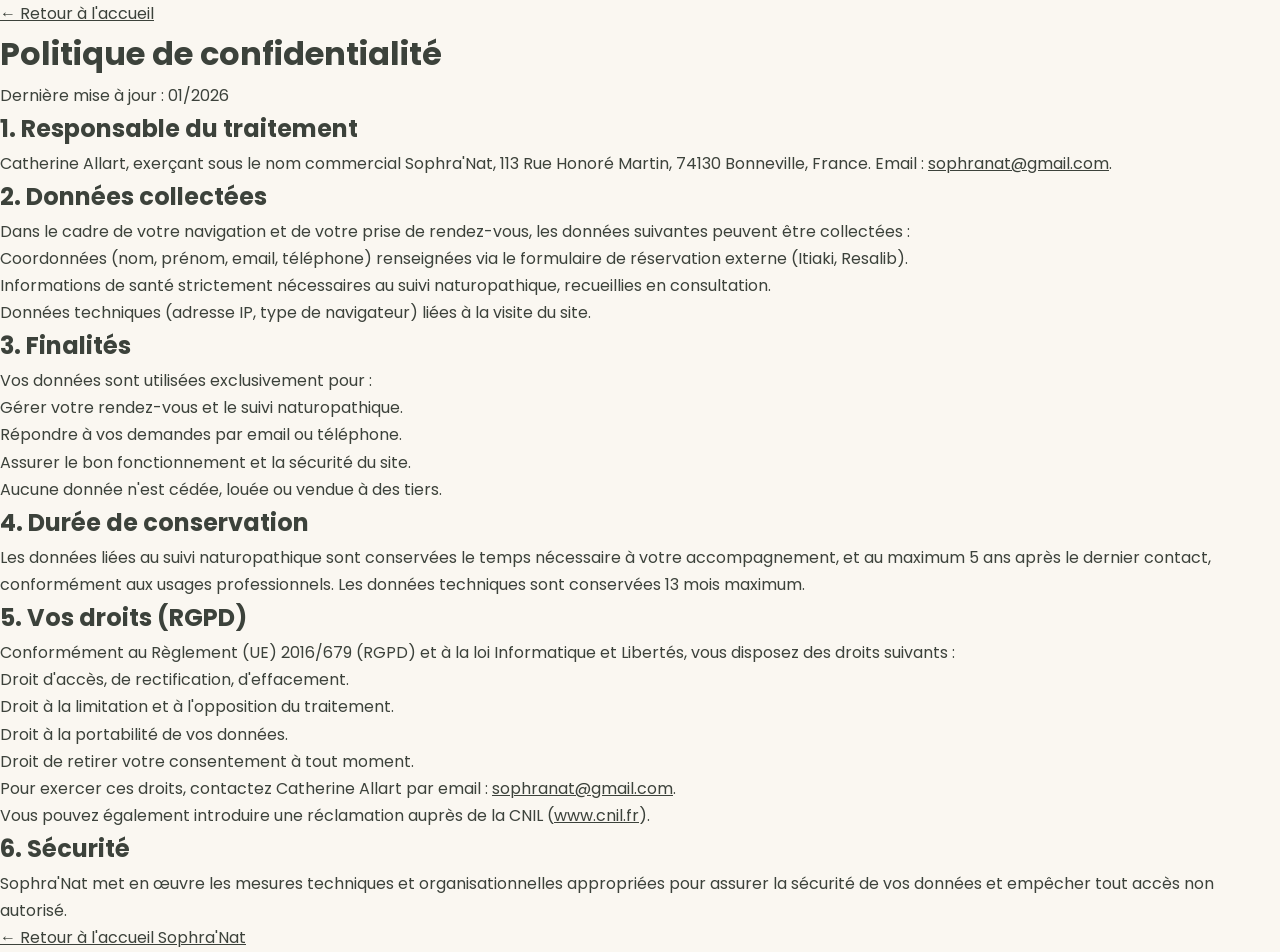
<file: confidentialite.html>
<!DOCTYPE html>
<html lang="fr">
<head>
    <meta charset="UTF-8">
    <title>Politique de confidentialité - Sophra'Nat</title>
    <meta name="viewport" content="width=device-width, initial-scale=1.0">
    <meta name="robots" content="index, follow">
    <link rel="preconnect" href="https://fonts.googleapis.com">
    <link href="https://fonts.googleapis.com/css2?family=Poppins:wght@300;400;500;600&family=Playfair+Display:wght@400;600&display=swap" rel="stylesheet">
    <link rel="stylesheet" href="styles.css">
</head>
<body class="legal-page">
    <header class="legal-header">
        <a href="index.html" class="legal-back" data-testid="legal-back-link">← Retour à l'accueil</a>
    </header>
    <main class="legal-container">
        <h1 class="legal-title">Politique de confidentialité</h1>
        <p class="legal-updated">Dernière mise à jour : <span>01/2026</span></p>

        <section class="legal-section">
            <h2>1. Responsable du traitement</h2>
            <p>Catherine Allart, exerçant sous le nom commercial Sophra'Nat, 113 Rue Honoré Martin, 74130 Bonneville, France. Email : <a href="mailto:sophranat@gmail.com">sophranat@gmail.com</a>.</p>
        </section>

        <section class="legal-section">
            <h2>2. Données collectées</h2>
            <p>Dans le cadre de votre navigation et de votre prise de rendez-vous, les données suivantes peuvent être collectées :</p>
            <ul>
                <li>Coordonnées (nom, prénom, email, téléphone) renseignées via le formulaire de réservation externe (Itiaki, Resalib).</li>
                <li>Informations de santé strictement nécessaires au suivi naturopathique, recueillies en consultation.</li>
                <li>Données techniques (adresse IP, type de navigateur) liées à la visite du site.</li>
            </ul>
        </section>

        <section class="legal-section">
            <h2>3. Finalités</h2>
            <p>Vos données sont utilisées exclusivement pour :</p>
            <ul>
                <li>Gérer votre rendez-vous et le suivi naturopathique.</li>
                <li>Répondre à vos demandes par email ou téléphone.</li>
                <li>Assurer le bon fonctionnement et la sécurité du site.</li>
            </ul>
            <p>Aucune donnée n'est cédée, louée ou vendue à des tiers.</p>
        </section>

        <section class="legal-section">
            <h2>4. Durée de conservation</h2>
            <p>Les données liées au suivi naturopathique sont conservées le temps nécessaire à votre accompagnement, et au maximum 5 ans après le dernier contact, conformément aux usages professionnels. Les données techniques sont conservées 13 mois maximum.</p>
        </section>

        <section class="legal-section">
            <h2>5. Vos droits (RGPD)</h2>
            <p>Conformément au Règlement (UE) 2016/679 (RGPD) et à la loi Informatique et Libertés, vous disposez des droits suivants :</p>
            <ul>
                <li>Droit d'accès, de rectification, d'effacement.</li>
                <li>Droit à la limitation et à l'opposition du traitement.</li>
                <li>Droit à la portabilité de vos données.</li>
                <li>Droit de retirer votre consentement à tout moment.</li>
            </ul>
            <p>Pour exercer ces droits, contactez Catherine Allart par email : <a href="mailto:sophranat@gmail.com">sophranat@gmail.com</a>.</p>
            <p>Vous pouvez également introduire une réclamation auprès de la CNIL (<a href="https://www.cnil.fr" target="_blank" rel="noopener">www.cnil.fr</a>).</p>
        </section>

        <section class="legal-section">
            <h2>6. Sécurité</h2>
            <p>Sophra'Nat met en œuvre les mesures techniques et organisationnelles appropriées pour assurer la sécurité de vos données et empêcher tout accès non autorisé.</p>
        </section>

        <p class="legal-footer-link"><a href="index.html">← Retour à l'accueil Sophra'Nat</a></p>
    </main>
</body>
</html>
</file>
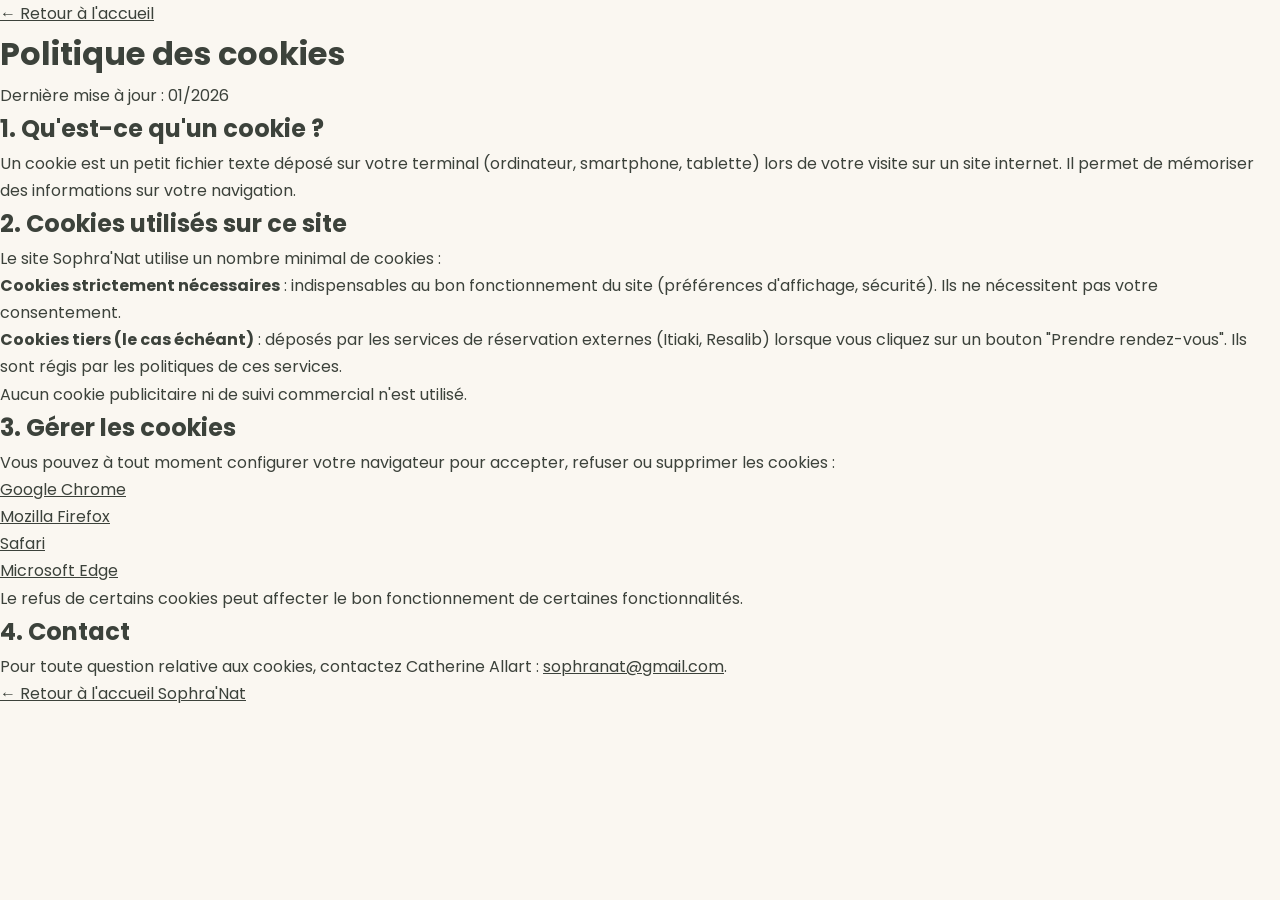
<file: cookies.html>
<!DOCTYPE html>
<html lang="fr">
<head>
    <meta charset="UTF-8">
    <title>Politique des cookies - Sophra'Nat</title>
    <meta name="viewport" content="width=device-width, initial-scale=1.0">
    <meta name="robots" content="index, follow">
    <link rel="preconnect" href="https://fonts.googleapis.com">
    <link href="https://fonts.googleapis.com/css2?family=Poppins:wght@300;400;500;600&family=Playfair+Display:wght@400;600&display=swap" rel="stylesheet">
    <link rel="stylesheet" href="styles.css">
</head>
<body class="legal-page">
    <header class="legal-header">
        <a href="index.html" class="legal-back" data-testid="legal-back-link">← Retour à l'accueil</a>
    </header>
    <main class="legal-container">
        <h1 class="legal-title">Politique des cookies</h1>
        <p class="legal-updated">Dernière mise à jour : <span>01/2026</span></p>

        <section class="legal-section">
            <h2>1. Qu'est-ce qu'un cookie ?</h2>
            <p>Un cookie est un petit fichier texte déposé sur votre terminal (ordinateur, smartphone, tablette) lors de votre visite sur un site internet. Il permet de mémoriser des informations sur votre navigation.</p>
        </section>

        <section class="legal-section">
            <h2>2. Cookies utilisés sur ce site</h2>
            <p>Le site Sophra'Nat utilise un nombre minimal de cookies :</p>
            <ul>
                <li><strong>Cookies strictement nécessaires</strong> : indispensables au bon fonctionnement du site (préférences d'affichage, sécurité). Ils ne nécessitent pas votre consentement.</li>
                <li><strong>Cookies tiers (le cas échéant)</strong> : déposés par les services de réservation externes (Itiaki, Resalib) lorsque vous cliquez sur un bouton "Prendre rendez-vous". Ils sont régis par les politiques de ces services.</li>
            </ul>
            <p>Aucun cookie publicitaire ni de suivi commercial n'est utilisé.</p>
        </section>

        <section class="legal-section">
            <h2>3. Gérer les cookies</h2>
            <p>Vous pouvez à tout moment configurer votre navigateur pour accepter, refuser ou supprimer les cookies :</p>
            <ul>
                <li><a href="https://support.google.com/chrome/answer/95647" target="_blank" rel="noopener">Google Chrome</a></li>
                <li><a href="https://support.mozilla.org/fr/kb/activer-desactiver-cookies-preferences" target="_blank" rel="noopener">Mozilla Firefox</a></li>
                <li><a href="https://support.apple.com/fr-fr/guide/safari/sfri11471/mac" target="_blank" rel="noopener">Safari</a></li>
                <li><a href="https://support.microsoft.com/fr-fr/microsoft-edge" target="_blank" rel="noopener">Microsoft Edge</a></li>
            </ul>
            <p>Le refus de certains cookies peut affecter le bon fonctionnement de certaines fonctionnalités.</p>
        </section>

        <section class="legal-section">
            <h2>4. Contact</h2>
            <p>Pour toute question relative aux cookies, contactez Catherine Allart : <a href="mailto:sophranat@gmail.com">sophranat@gmail.com</a>.</p>
        </section>

        <p class="legal-footer-link"><a href="index.html">← Retour à l'accueil Sophra'Nat</a></p>
    </main>
</body>
</html>
</file>
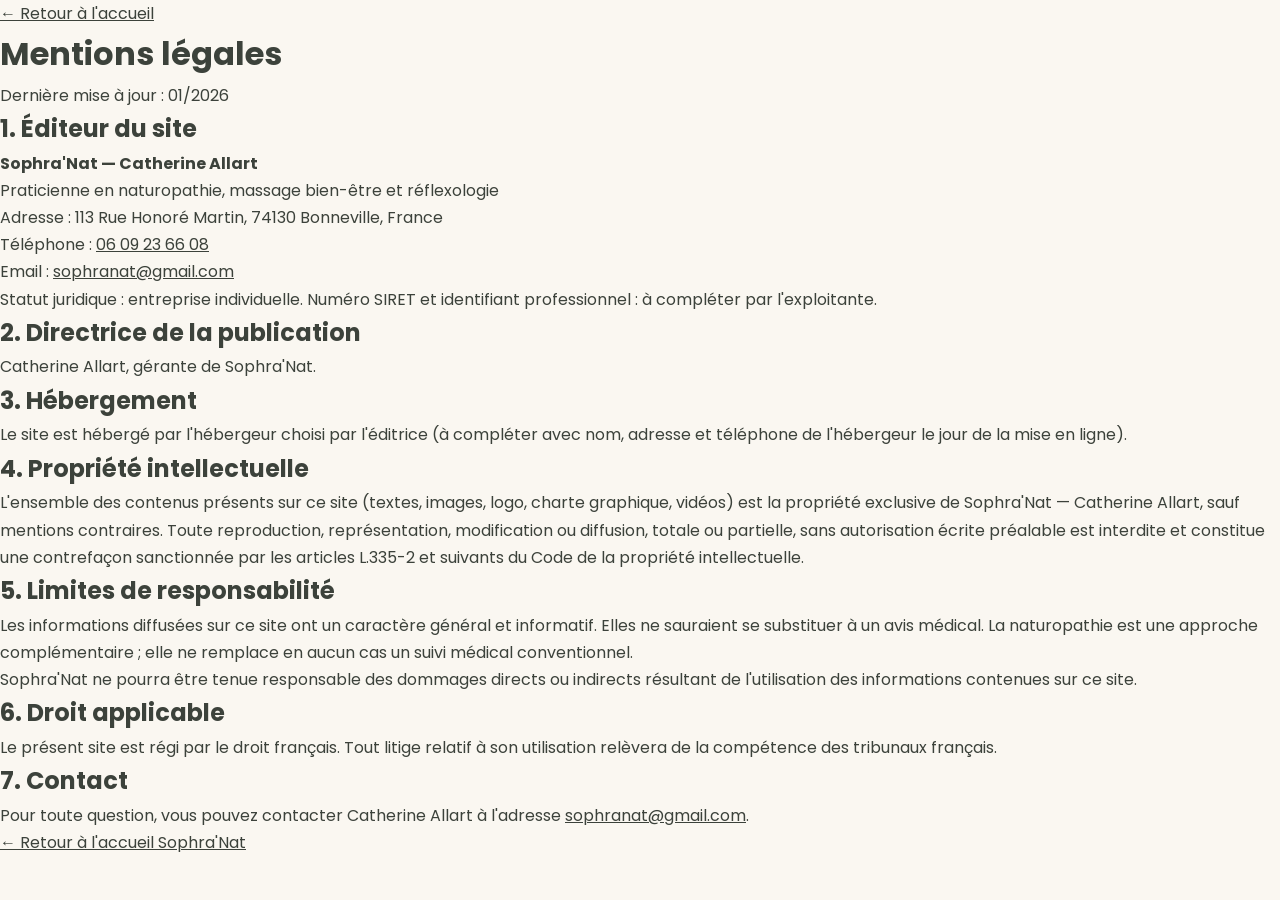
<file: mentions-legales.html>
<!DOCTYPE html>
<html lang="fr">
<head>
    <meta charset="UTF-8">
    <title>Mentions légales - Sophra'Nat</title>
    <meta name="viewport" content="width=device-width, initial-scale=1.0">
    <meta name="robots" content="index, follow">
    <link rel="preconnect" href="https://fonts.googleapis.com">
    <link href="https://fonts.googleapis.com/css2?family=Poppins:wght@300;400;500;600&family=Playfair+Display:wght@400;600&display=swap" rel="stylesheet">
    <link rel="stylesheet" href="styles.css">
</head>
<body class="legal-page">
    <header class="legal-header">
        <a href="index.html" class="legal-back" data-testid="legal-back-link">← Retour à l'accueil</a>
    </header>
    <main class="legal-container">
        <h1 class="legal-title">Mentions légales</h1>
        <p class="legal-updated">Dernière mise à jour : <span id="legalDate">01/2026</span></p>

        <section class="legal-section">
            <h2>1. Éditeur du site</h2>
            <p><strong>Sophra'Nat — Catherine Allart</strong><br>
            Praticienne en naturopathie, massage bien-être et réflexologie<br>
            Adresse : 113 Rue Honoré Martin, 74130 Bonneville, France<br>
            Téléphone : <a href="tel:+33609236608">06 09 23 66 08</a><br>
            Email : <a href="mailto:sophranat@gmail.com">sophranat@gmail.com</a></p>
            <p class="legal-note">Statut juridique : entreprise individuelle. Numéro SIRET et identifiant professionnel : à compléter par l'exploitante.</p>
        </section>

        <section class="legal-section">
            <h2>2. Directrice de la publication</h2>
            <p>Catherine Allart, gérante de Sophra'Nat.</p>
        </section>

        <section class="legal-section">
            <h2>3. Hébergement</h2>
            <p>Le site est hébergé par l'hébergeur choisi par l'éditrice (à compléter avec nom, adresse et téléphone de l'hébergeur le jour de la mise en ligne).</p>
        </section>

        <section class="legal-section">
            <h2>4. Propriété intellectuelle</h2>
            <p>L'ensemble des contenus présents sur ce site (textes, images, logo, charte graphique, vidéos) est la propriété exclusive de Sophra'Nat — Catherine Allart, sauf mentions contraires. Toute reproduction, représentation, modification ou diffusion, totale ou partielle, sans autorisation écrite préalable est interdite et constitue une contrefaçon sanctionnée par les articles L.335-2 et suivants du Code de la propriété intellectuelle.</p>
        </section>

        <section class="legal-section">
            <h2>5. Limites de responsabilité</h2>
            <p>Les informations diffusées sur ce site ont un caractère général et informatif. Elles ne sauraient se substituer à un avis médical. La naturopathie est une approche complémentaire ; elle ne remplace en aucun cas un suivi médical conventionnel.</p>
            <p>Sophra'Nat ne pourra être tenue responsable des dommages directs ou indirects résultant de l'utilisation des informations contenues sur ce site.</p>
        </section>

        <section class="legal-section">
            <h2>6. Droit applicable</h2>
            <p>Le présent site est régi par le droit français. Tout litige relatif à son utilisation relèvera de la compétence des tribunaux français.</p>
        </section>

        <section class="legal-section">
            <h2>7. Contact</h2>
            <p>Pour toute question, vous pouvez contacter Catherine Allart à l'adresse <a href="mailto:sophranat@gmail.com">sophranat@gmail.com</a>.</p>
        </section>

        <p class="legal-footer-link"><a href="index.html">← Retour à l'accueil Sophra'Nat</a></p>
    </main>
</body>
</html>
</file>
<file: styles.css>
:root {
    --color-primary: #84947d;
    --color-primary-dark: #65745f;
    --color-deep: #354139;
    --color-secondary: #c4a88d;
    --color-text: #3c423b;
    --color-muted: #74766f;
    --color-bg: #faf7f1;
    --color-white: #fffdf9;
    --font-body: 'Poppins', sans-serif;
    --font-heading: 'Playfair Display', Georgia, serif;
}

* { box-sizing: border-box; margin: 0; padding: 0; }
html { scroll-behavior: smooth; }
body {
    font-family: var(--font-body);
    color: var(--color-text);
    background: var(--color-bg);
    line-height: 1.7;
    overflow-x: hidden;
}
a { color: inherit; }
.page-loader {
    position: fixed;
    inset: 0;
    z-index: 1000;
    display: grid;
    place-items: center;
    background: var(--color-deep);
    opacity: 1;
    visibility: visible;
    transition: opacity 0.7s ease, visibility 0.7s ease;
}
.page-loader img {
    display: block;
    width: min(260px, 62vw);
    height: auto;
    transform-origin: top left;
    opacity: 0;
    transform: translateY(12px) scale(0.97);
    animation: loaderLogoEnter 1.1s ease-out 0.12s forwards;
}
.page-loader.is-hidden {
    opacity: 0;
    visibility: hidden;
    pointer-events: none;
    transition-duration: 0.55s;
}
@keyframes loaderLogoEnter {
    to { opacity: 1; transform: translateY(0) scale(1); }
}
@media (prefers-reduced-motion: reduce) {
    .page-loader, .page-loader img { transition: none; animation: none; }
    .page-loader img { opacity: 1; transform: none; }
}

.site-header {
    position: fixed;
    inset: 0 0 auto;
    z-index: 40;
    height: 88px;
    display: flex;
    align-items: center;
    justify-content: space-between;
    gap: 1.25rem;
    padding: 1rem clamp(1rem, 4vw, 3rem);
    color: var(--color-deep);
    background: rgba(250, 247, 241, 0.72);
    backdrop-filter: blur(12px);
    transition: background 0.3s ease, color 0.3s ease, box-shadow 0.3s ease, padding 0.3s ease;
}
.site-header.is-scrolled {
    background: rgba(53, 65, 57, 0.88);
    color: white;
    backdrop-filter: blur(16px);
    box-shadow: 0 18px 42px -28px rgba(15, 24, 20, 0.75);
}
.brand img {
    height: 72px;
    width: auto;
    display: block;
    filter: brightness(0) saturate(100%);
    opacity: 0.48;
    transition: filter 0.3s ease, transform 0.3s ease;
}
.site-header.is-scrolled .brand img {
    filter: brightness(0) invert(1);
    opacity: 1;
    transform: translateY(-1px);
}
.desktop-nav { display: flex; gap: clamp(1rem, 2vw, 2rem); font-size: 0.85rem; text-transform: uppercase; letter-spacing: 0.08em; }
.desktop-nav a, .header-actions a { text-decoration: none; }
.header-actions { display: flex; align-items: center; gap: 0.85rem; }
.audio-btn {
    width: 36px;
    height: 36px;
    border: 0;
    border-radius: 50%;
    background: rgba(255,255,255,0.18);
    color: currentColor;
    cursor: pointer;
    transition: background-color 0.25s ease, color 0.25s ease, transform 0.25s ease;
}
.audio-btn.is-muted {
    background: var(--color-secondary);
    color: var(--color-deep);
}
.audio-btn svg {
    display: block;
    width: 20px;
    height: 20px;
    margin: auto;
    fill: none;
    stroke: currentColor;
    stroke-width: 1.8;
    stroke-linecap: round;
    stroke-linejoin: round;
}
.phone-link {
    color: var(--color-primary-dark);
    font-size: 0.85rem;
    font-weight: 600;
    padding: 0.62rem 0.85rem;
    border-radius: 999px;
    background: rgba(255,255,255,0.56);
    border: 1px solid rgba(95,124,109,0.25);
    transition: background 0.3s ease, color 0.3s ease, border-color 0.3s ease;
}
.site-header.is-scrolled .phone-link {
    color: #f7ead6;
    background: rgba(184, 168, 138, 0.18);
    border-color: rgba(247, 234, 214, 0.26);
}
.booking-link, .primary-btn, .secondary-btn {
    display: inline-flex;
    align-items: center;
    justify-content: center;
    min-height: 44px;
    padding: 0.8rem 1.25rem;
    border-radius: 999px;
    text-decoration: none;
    font-size: 0.9rem;
    font-weight: 600;
}
.booking-link, .primary-btn { background: var(--color-primary); color: white; }
.secondary-btn { border: 1px solid rgba(53,65,57,0.35); color: var(--color-deep); }
.booking-link, .primary-btn, .secondary-btn {
    transition: transform 0.25s ease, box-shadow 0.25s ease, background-color 0.25s ease;
}
.booking-link:hover, .primary-btn:hover, .secondary-btn:hover {
    transform: translateY(-2px);
    box-shadow: 0 10px 24px -16px rgba(35,49,44,0.75);
}

.hero {
    position: relative;
    min-height: 100svh;
    display: grid;
    grid-template-columns: minmax(0, 0.95fr) minmax(0, 1.05fr);
    align-items: center;
    padding: 8rem clamp(1.25rem, 7vw, 7rem) 6.5rem;
    color: var(--color-text);
    background: var(--color-bg);
    overflow: hidden;
}
.hero::before {
    position: absolute;
    z-index: 0;
    top: calc(50% + 1rem);
    left: calc(55% - 1.25rem);
    width: min(43vw, 630px);
    height: min(70svh, 640px);
    border-radius: 48% 48% 16px 16px;
    background: rgba(196,168,141,0.42);
    opacity: 0;
    content: "";
    transform: translateY(-50%) rotate(3deg);
    animation: heroShapeIn 0.9s ease 0.12s both;
}
@keyframes heroShapeIn { to { opacity: 1; } }
.hero-video, .hero-overlay {
    position: absolute;
    top: 50%;
    right: auto;
    bottom: auto;
    left: 55%;
    width: min(42vw, 600px);
    height: min(68svh, 620px);
    border-radius: 48% 48% 16px 16px;
    transform: translateY(-50%);
}
.hero-video { z-index: 1; object-fit: cover; object-position: center; box-shadow: 0 28px 70px -45px rgba(35,49,44,0.4); animation: heroVideoIn 1s ease 0.2s both; }
.hero-overlay { z-index: 2; background: linear-gradient(180deg, rgba(35,49,44,0.02), rgba(35,49,44,0.12)); animation: heroOverlayIn 1.1s ease 0.25s both; }
@keyframes heroVideoIn { from { opacity: 0; } to { opacity: 1; } }
@keyframes heroOverlayIn { from { opacity: 0; } to { opacity: 1; } }
.hero-content { position: relative; z-index: 3; max-width: 650px; grid-column: 1; }
.eyebrow {
    color: var(--color-secondary);
    text-transform: uppercase;
    letter-spacing: 0.18em;
    font-size: 0.75rem;
    font-weight: 600;
    margin-bottom: 0.85rem;
}
.hero h1, .section-heading h2, .split-copy h2, .omnes-card h2 {
    font-family: var(--font-heading);
    font-weight: 500;
    line-height: 1.12;
}
.hero h1 { font-size: clamp(2.35rem, 5.2vw, 4.5rem); max-width: 760px; }
.hero-lead { max-width: 540px; margin: 1.15rem 0 1.7rem; font-size: clamp(0.98rem, 1.15vw, 1.12rem); line-height: 1.75; color: var(--color-muted); }
.hero .eyebrow { color: var(--color-primary-dark); }
.hero-actions { display: flex; gap: 0.85rem; flex-wrap: wrap; }
.hero-content > .eyebrow,
.hero-content > h1,
.hero-content > .hero-lead,
.hero-content > .hero-actions { opacity: 0; transform: translateY(14px); }
.hero-content.is-visible > .eyebrow { animation: heroCopyEnter 0.65s ease 0.05s both; }
.hero-content.is-visible > h1 { animation: heroCopyEnter 0.75s ease 0.16s both; }
.hero-content.is-visible > .hero-lead { animation: heroCopyEnter 0.75s ease 0.28s both; }
.hero-content.is-visible > .hero-actions { animation: heroCopyEnter 0.75s ease 0.4s both; }
@keyframes heroCopyEnter {
    to { opacity: 1; transform: translateY(0); }
}

/* --- Intro strip --- */
.intro-strip {
    width: min(1180px, calc(100% - 2rem));
    margin: -3rem auto 0;
    position: relative;
    z-index: 3;
    display: grid;
    grid-template-columns: repeat(3, 1fr);
    gap: 1px;
    background: rgba(123,155,138,0.18);
    border-radius: 16px;
    overflow: hidden;
    box-shadow: 0 24px 70px -52px rgba(38,52,47,0.7);
    transition:
        background-color 0.9s ease,
        box-shadow 0.9s ease,
        transform 0.9s cubic-bezier(0.22, 1, 0.36, 1);
}
.intro-strip.reveal.is-visible {
    background-color: var(--color-secondary);
    box-shadow: 0 30px 80px -48px rgba(184, 168, 138, 0.75);
    animation: introStripPulse 1.2s ease-out 0.1s both;
}
@keyframes introStripPulse {
    0%   { transform: translateY(18px) scale(0.985); }
    60%  { transform: translateY(-3px) scale(1.005); }
    100% { transform: translateY(0)    scale(1); }
}
.intro-strip div {
    background: var(--color-white);
    padding: 1.3rem;
    opacity: 0;
    transform: translateY(10px);
    transition: opacity 0.7s ease, transform 0.7s cubic-bezier(0.22, 1, 0.36, 1);
}
.intro-strip.is-visible div { opacity: 1; transform: translateY(0); }
.intro-strip.is-visible div:nth-child(1) { transition-delay: 0.15s; }
.intro-strip.is-visible div:nth-child(2) { transition-delay: 0.30s; }
.intro-strip.is-visible div:nth-child(3) { transition-delay: 0.45s; }
.intro-strip span { display: block; color: var(--color-muted); font-size: 0.75rem; text-transform: uppercase; letter-spacing: 0.12em; margin-bottom: 0.25rem; }
.intro-strip strong { font-size: 0.92rem; }

.section {
    width: min(1280px, calc(100% - 2rem));
    margin: 0 auto;
    padding: clamp(4rem, 8vw, 8rem) 0;
}
.section-heading { max-width: 760px; margin-bottom: 2rem; }
.section-heading h2, .split-copy h2 { font-size: clamp(2rem, 4.6vw, 3.8rem); }

/* --- Services --- */
.services-section { width: min(1200px, calc(100% - 2rem)); }
.services-grid {
    display: grid;
    grid-template-columns: repeat(3, minmax(0, 360px));
    align-items: center;
    gap: 1rem;
    justify-content: center;
}
.service-card {
    min-height: 520px;
    background: var(--color-white);
    border: 1px solid rgba(196,168,141,0.15);
    border-radius: 16px;
    overflow: hidden;
    box-shadow: 0 18px 44px -38px rgba(53,65,57,0.45);
    display: flex;
    flex-direction: column;
    transition: transform 0.5s cubic-bezier(0.22, 1, 0.36, 1), box-shadow 0.5s ease;
}
.service-card:has(> .service-body > [class^="description-"].is-open) {
    box-shadow: 0 30px 70px -38px rgba(38,52,47,0.55);
    transform: translateY(-2px);
    z-index: 2;
    position: relative;
}
.service-card img { width: 100%; height: 220px; object-fit: cover; transition: transform 0.8s cubic-bezier(0.22, 1, 0.36, 1); }
.service-card:hover:not(:has(> .service-body > [class^="description-"].is-open)) {
    transform: translateY(-4px);
    box-shadow: 0 25px 54px -38px rgba(53,65,57,0.55);
}
.service-card:hover img { transform: scale(1.035); }
.services-grid .service-card:nth-child(3n + 2) { transition-delay: 0.08s; }
.services-grid .service-card:nth-child(3n + 3) { transition-delay: 0.16s; }
.service-body { padding: 1.35rem; display: flex; flex: 1; flex-direction: column; justify-content: space-between; }
.service-index { color: var(--color-secondary); font-size: 0.78rem; font-weight: 600; letter-spacing: 0.14em; }
.service-card h3 { font-family: var(--font-heading); color: var(--color-primary-dark); font-size: 1.5rem; margin: 0.5rem 0 0.9rem; line-height: 1.18; }
.service-card p { color: var(--color-muted); font-size: 0.92rem; }
.service-card a { margin-top: auto; padding-top: 1.4rem; color: var(--color-primary-dark); font-weight: 600; text-decoration: none; }
.service-booking-card {
    grid-column: 2;
    min-height: 520px;
    border-color: transparent;
    background: var(--color-white);
}
.service-booking-card .booking-icon-link {
    display: grid;
    width: 100%;
    height: 220px;
    flex: 0 0 220px;
    place-items: center;
    margin: 0;
    padding: 0;
    color: white;
    background: var(--color-primary-dark);
    transition: transform 0.25s ease, background-color 0.25s ease, box-shadow 0.25s ease;
}
.service-booking-card .booking-icon-link:hover { background: var(--color-deep); }
.service-booking-card .booking-icon-link svg { width: 46px; height: 46px; fill: none; stroke: currentColor; stroke-width: 1.5; stroke-linecap: round; stroke-linejoin: round; transition: transform 0.25s ease; }
.service-booking-card .booking-icon-link:hover svg { transform: scale(1.08); }

/* --- Descriptions révélables --- */
[class^="description-"] {
    display: block;
    max-height: 0;
    min-height: 0;
    opacity: 0;
    overflow: hidden;
    transform: translateY(-6px);
    transition:
        max-height 0.6s cubic-bezier(0.22, 1, 0.36, 1),
        opacity 0.5s ease 0.05s,
        transform 0.5s cubic-bezier(0.22, 1, 0.36, 1),
        margin 0.5s ease;
    margin: 0 !important;
    padding: 0;
    white-space: pre-line;
    color: var(--color-muted);
    font-size: 0.9rem;
    line-height: 1.55;
}
[class^="description-"].is-open {
    max-height: 1400px;
    opacity: 1;
    transform: translateY(0);
    margin: 0.9rem 0 0.4rem !important;
    padding: 0;
}
.links-service-card {
    display: flex;
    align-items: center;
    justify-content: flex-end;
}
.links-service-card .about-service {
    font-size: 0.75rem;
    font-weight: 200;
    color: var(--color-secondary);
    cursor: pointer;
    transition: color 0.3s ease, letter-spacing 0.3s ease;
}
.about-service.is-active {
    letter-spacing: 0.06em;
    color: var(--color-primary-dark);
}

.omnes-card {
    width: min(1180px, calc(100% - 2rem));
    margin: 0 auto;
    border-radius: 8px;
    padding: clamp(1.5rem, 4vw, 3rem);
    background: linear-gradient(135deg, var(--color-primary), var(--color-primary-dark));
    color: white;
    display: grid;
    grid-template-columns: minmax(190px, 0.7fr) minmax(0, 1.5fr);
    align-items: center;
    gap: clamp(1.5rem, 4vw, 3rem);
}
.omnes-heading .eyebrow { color: rgba(255,255,255,0.72); }
.omnes-heading h2 { margin-top: 0.35rem; }
.affiliations-grid {
    display: grid;
    grid-template-columns: repeat(2, minmax(0, 1fr));
    gap: 1rem;
    list-style: none;
}
.affiliations-grid li {
    min-height: 180px;
    padding: 1.25rem;
    border: 1px solid rgba(255,255,255,0.24);
    border-radius: 8px;
    background: rgba(255,255,255,0.08);
    display: flex;
    flex-direction: column;
    align-items: flex-start;
}
.affiliations-grid h3 {
    margin-bottom: 0.45rem;
    color: white;
    font-family: var(--font-heading);
    font-size: 1.35rem;
}
.affiliations-grid p { color: rgba(255,255,255,0.78); font-size: 0.86rem; }
.affiliations-grid a {
    margin-top: auto;
    padding-top: 1rem;
    color: white;
    font-size: 0.88rem;
    font-weight: 600;
    text-decoration: none;
}
.affiliations-grid a:hover { text-decoration: underline; }
.omnes-card.is-visible .affiliations-grid li { animation: tileEnter 0.65s ease both; }
.omnes-card.is-visible .affiliations-grid li:nth-child(2) { animation-delay: 0.12s; }
@keyframes tileEnter {
    from { opacity: 0; transform: translateY(10px); }
    to { opacity: 1; transform: translateY(0); }
}

/* --- Section À propos (split) --- */
.split-section {
    display: grid;
    grid-template-columns: minmax(0, 0.85fr) minmax(0, 1fr);
    gap: clamp(2.5rem, 7vw, 7rem);
    align-items: start;
    position: relative;
}
.split-image { position: relative; }
@media (min-width: 900px) {
    .split-image { position: sticky; top: 120px; }
}
.split-image-frame {
    position: relative;
    border-radius: 48% 48% 16px 16px;
    overflow: hidden;
    box-shadow: 0 40px 80px -50px rgba(38,52,47,0.55);
}
.split-image-frame::before {
    content: "";
    position: absolute;
    inset: -14px -14px auto auto;
    width: 65%;
    height: 65%;
    background: var(--color-secondary);
    border-radius: inherit;
    z-index: -1;
    opacity: 0.35;
    transform: translate(18px, -18px);
}
.split-image img {
    width: 100%;
    max-height: 620px;
    object-fit: cover;
    object-position: center 18%;
    display: block;
    transition: transform 0.9s cubic-bezier(0.22, 1, 0.36, 1);
}
.split-image:hover img { transform: scale(1.03); }
.split-signature {
    margin-top: 1.25rem;
    display: flex;
    flex-direction: column;
    gap: 0.15rem;
    padding-left: 1rem;
    border-left: 2px solid var(--color-secondary);
}
.split-signature span {
    font-family: var(--font-heading);
    font-size: 1.15rem;
    color: var(--color-primary-dark);
}
.split-signature em {
    font-style: normal;
    color: var(--color-muted);
    font-size: 0.8rem;
    letter-spacing: 0.06em;
    text-transform: uppercase;
}
.split-copy h2 { margin-bottom: 1.5rem; }
.split-copy p { color: var(--color-muted); margin: 0 0 1rem; }
.split-copy .lead {
    font-size: clamp(1rem, 1.1vw, 1.12rem);
    line-height: 1.75;
    color: var(--color-text);
    margin-bottom: 2rem;
    max-width: 58ch;
}
.split-copy .lead::first-letter {
    font-family: var(--font-heading);
    float: left;
    padding: 0.16rem 0.45rem 0 0;
    font-size: 2.35em;
    line-height: 0.86;
    color: var(--color-primary-dark);
}
.split-pillars {
    list-style: none;
    display: grid;
    gap: 1.25rem;
    margin: 0 0 2rem;
    padding: 0;
}
.split-pillars li {
    display: grid;
    grid-template-columns: auto 1fr;
    grid-template-rows: auto auto;
    column-gap: 1.1rem;
    row-gap: 0.25rem;
    padding: 1rem 1.1rem;
    background: var(--color-white);
    border-radius: 16px;
    border: 1px solid rgba(196,168,141,0.22);
    box-shadow: 0 18px 40px -36px rgba(38,52,47,0.35);
    transition: transform 0.4s ease, box-shadow 0.4s ease, border-color 0.4s ease;
}
.split-pillars li:hover {
    transform: translateY(-3px);
    border-color: rgba(184,168,138,0.5);
    box-shadow: 0 26px 50px -32px rgba(38,52,47,0.4);
}
.split-pillars li span {
    grid-row: 1 / span 2;
    align-self: center;
    font-family: var(--font-heading);
    font-size: 1.6rem;
    color: var(--color-secondary);
    line-height: 1;
}
.split-pillars li strong {
    color: var(--color-primary-dark);
    font-size: 1rem;
    font-weight: 600;
}
.split-pillars li em {
    font-style: normal;
    color: var(--color-muted);
    font-size: 0.9rem;
    line-height: 1.55;
}
.split-more {
    max-height: 0;
    opacity: 0;
    overflow: hidden;
    transform: translateY(-6px);
    transition:
        max-height 0.7s cubic-bezier(0.22, 1, 0.36, 1),
        opacity 0.5s ease 0.05s,
        transform 0.6s cubic-bezier(0.22, 1, 0.36, 1),
        margin 0.5s ease;
    margin: 0;
}
.split-more.is-open {
    max-height: 2000px;
    opacity: 1;
    transform: translateY(0);
    margin: 0 0 1.5rem;
}
.split-more p {
    padding: 0.75rem 0 0.75rem 1.2rem;
    border-left: 2px solid rgba(184,168,138,0.4);
    color: var(--color-muted);
    line-height: 1.75;
}
.split-toggle {
    display: inline-flex;
    align-items: center;
    gap: 0.6rem;
    background: transparent;
    border: 1px solid rgba(95,124,109,0.35);
    color: var(--color-primary-dark);
    padding: 0.75rem 1.25rem;
    border-radius: 999px;
    font: inherit;
    font-size: 0.85rem;
    font-weight: 600;
    letter-spacing: 0.04em;
    cursor: pointer;
    transition: background 0.3s ease, color 0.3s ease, border-color 0.3s ease;
    margin-bottom: 2rem;
}
.split-toggle:hover {
    background: var(--color-primary-dark);
    color: white;
    border-color: var(--color-primary-dark);
}
.split-toggle-arrow { display: inline-block; transition: transform 0.4s ease; }
.split-toggle[aria-expanded="true"] .split-toggle-arrow { transform: rotate(180deg); }
.split-tags {
    list-style: none;
    display: flex;
    flex-wrap: wrap;
    gap: 0.5rem;
    padding: 0;
    margin: 0;
}
.split-tags li {
    padding: 0.5rem 0.9rem;
    background: rgba(123,155,138,0.10);
    color: var(--color-primary-dark);
    border-radius: 999px;
    font-size: 0.8rem;
    transition: background 0.3s ease, color 0.3s ease;
}
.split-tags li:hover {
    background: var(--color-secondary);
    color: white;
}

/* --- Carrousel avis --- */
.reviews-section { overflow: hidden; position: relative; }
.rating-pill { display: inline-flex; margin-top: 1.5rem; background: white; border-radius: 999px; padding: 0.65rem 1rem; color: var(--color-primary-dark); box-shadow: 0 18px 46px -38px rgba(38,52,47,0.6); }
.section-heading.reveal.is-visible .rating-pill { animation: ratingBadgeIn 0.55s ease 0.2s both; }
@keyframes ratingBadgeIn { from { opacity: 0; transform: translateY(8px) scale(0.96); } to { opacity: 1; transform: translateY(0) scale(1); } }
.reviews-viewport {
    overflow: hidden;
    width: 100%;
    mask-image: linear-gradient(90deg, transparent 0, #000 6%, #000 94%, transparent 100%);
    -webkit-mask-image: linear-gradient(90deg, transparent 0, #000 6%, #000 94%, transparent 100%);
    padding: 1rem 0;
}
.reviews-track {
    display: flex;
    gap: 1rem;
    width: max-content;
    animation: reviewsScroll 48s linear infinite;
    will-change: transform;
}
.reviews-viewport:hover .reviews-track,
.reviews-track:focus-within { animation-play-state: paused; }
@keyframes reviewsScroll {
    from { transform: translate3d(0, 0, 0); }
    to   { transform: translate3d(-50%, 0, 0); }
}
.review-card {
    flex: 0 0 min(360px, 84vw);
    background: white;
    border-radius: 8px;
    padding: 1.35rem;
    box-shadow: 0 20px 52px -44px rgba(38,52,47,0.65);
    opacity: 1 !important;
    transform: none !important;
}
.review-card h3 { color: var(--color-primary-dark); margin-bottom: 0.65rem; }
.review-card p { color: var(--color-muted); font-size: 0.92rem; }
@media (prefers-reduced-motion: reduce) {
    .hero::before, .hero-video, .hero-overlay,
    .section-heading.reveal.is-visible .rating-pill { animation: none !important; opacity: 1; }
    .reviews-track { animation: none; }
    .reviews-viewport { overflow-x: auto; }
}

.site-footer {
    padding: clamp(3rem, 6vw, 6rem) clamp(1.25rem, 6vw, 5rem);
    background: #23312c;
    color: rgba(255,255,255,0.82);
}
.footer-main {
    display: grid;
    grid-template-columns: 1.3fr repeat(3, 1fr);
    gap: 2.5rem;
}
.site-footer h2, .site-footer h3 { color: white; font-family: var(--font-heading); margin-bottom: 0.75rem; }
.site-footer a { display: block; color: rgba(255,255,255,0.82); text-decoration: none; margin-bottom: 0.45rem; }
.site-footer p { color: rgba(255,255,255,0.68); }
.footer-brand-desc { max-width: 420px; }
.footer-note { color: rgba(255,255,255,0.62); font-size: 0.82rem; max-width: 360px; margin: 1rem 0 1.25rem; }
.footer-subtitle { margin-top: 1.75rem; }
.footer-affiliation { margin-top: 0.75rem; font-size: 0.82rem; line-height: 1.55; }
.footer-affiliation strong { color: white; }
.site-footer .footer-affiliation a { display: inline-block; margin: 0.3rem 0 0; text-decoration: underline; text-underline-offset: 0.15em; }
.footer-socials { display: flex; flex-wrap: wrap; gap: 0.65rem; margin-top: 1rem; }
.footer-socials a {
    width: 92px;
    min-height: 38px;
    display: inline-flex;
    align-items: center;
    justify-content: center;
    border: 1px solid rgba(255,255,255,0.18);
    border-radius: 999px;
    margin: 0;
    font-size: 0.78rem;
}
.footer-bottom {
    margin-top: 3rem;
    padding-top: 1.25rem;
    border-top: 1px solid rgba(255,255,255,0.12);
    display: flex;
    justify-content: space-between;
    gap: 1rem;
}
.footer-legal { display: flex; gap: 1rem; flex-wrap: wrap; }

.reveal { opacity: 0; transform: translateY(24px); transition: opacity 0.75s ease, transform 0.75s ease; }
.reveal.is-visible { opacity: 1; transform: translateY(0); }

@media (prefers-reduced-motion: reduce) {
    .hero-content > .eyebrow,
    .hero-content > h1,
    .hero-content > .hero-lead,
    .hero-content > .hero-actions { opacity: 1; transform: none; animation: none !important; }
    .booking-link, .primary-btn, .secondary-btn,
    .service-card, .service-card img, .service-booking-card .booking-icon-link,
    .service-booking-card .booking-icon-link svg, .reveal { transition: none !important; }
    .service-card:hover, .service-card:hover img { transform: none !important; }
    .service-booking-card .booking-icon-link:hover,
    .service-booking-card .booking-icon-link:hover svg { transform: none !important; }
    .intro-strip.reveal.is-visible { animation: none; }
    .reveal { opacity: 1; transform: none; }
    .omnes-card.is-visible .affiliations-grid li { animation: none; }
}

@media (max-width: 1100px) {
    .desktop-nav { display: none; }
    .services-grid { grid-template-columns: repeat(2, minmax(0, 360px)); }
    .services-grid .service-card:nth-child(3n + 2),
    .services-grid .service-card:nth-child(3n + 3) { transition-delay: 0s; }
    .services-grid .service-card:nth-child(2n) { transition-delay: 0.1s; }
    .footer-main { grid-template-columns: 1fr 1fr; }
}
@media (max-width: 899px) {
    .hero {
        grid-template-columns: minmax(0, 1fr) minmax(0, 0.92fr);
        padding-right: clamp(1.5rem, 5vw, 2.75rem);
        padding-left: clamp(1.5rem, 5vw, 2.75rem);
    }
    .hero-content { max-width: 400px; }
    .hero h1 { font-size: clamp(2.1rem, 4.2vw, 3rem); }
    .hero-lead { max-width: 370px; font-size: 0.96rem; }
    .hero::before {
        left: calc(53% - 0.75rem);
        width: 42vw;
        height: min(60svh, 540px);
    }
    .hero-video, .hero-overlay {
        left: 53%;
        width: 40vw;
        height: min(58svh, 520px);
    }
    .split-section { grid-template-columns: 1fr; }
    .split-image { position: static; }
    .split-image-frame::before { display: none; }
    .split-copy .lead::first-letter { font-size: 2.1em; }
    .intro-strip { margin-top: 1rem; }
}
@media (max-width: 760px) {
    .site-header { height: 76px; padding: 0.75rem 1rem; }
    .brand img { height: 62px; }
    .phone-link { display: none; }
    .booking-link { display: none; }
    .hero { display: block; min-height: auto; padding: 7rem 1rem 3rem; }
    .hero::before { top: calc(7rem + 1rem); right: 0.25rem; bottom: auto; left: 0.65rem; width: auto; height: min(50svh, 420px); min-height: 280px; transform: rotate(2deg); }
    .hero-video { position: relative; inset: auto; width: 100%; height: min(50svh, 420px); min-height: 280px; border-radius: 140px 140px 14px 14px; transform: none; }
    .hero-overlay { top: 7rem; right: 1rem; bottom: auto; left: 1rem; width: auto; height: min(50svh, 420px); min-height: 280px; border-radius: 140px 140px 14px 14px; transform: none; }
    .hero-content { max-width: 620px; margin-top: 2rem; }
    .intro-strip { grid-template-columns: 1fr; }
    .services-grid, .footer-main { grid-template-columns: 1fr; }
    .services-grid { grid-template-columns: minmax(0, 440px); justify-content: center; }
    .services-grid .service-card { transition-delay: 0s; }
    .service-card { min-height: auto; }
    .service-booking-card { grid-column: auto; min-height: auto; }
    .service-booking-card .booking-icon-link { height: 220px; flex-basis: 220px; }
    .omnes-card { grid-template-columns: 1fr; }
    .affiliations-grid { grid-template-columns: 1fr; }
    .footer-bottom { flex-direction: column; }
}
@media (max-width: 420px) {
    .hero h1 { font-size: 2.25rem; }
    .section { width: min(100% - 1.5rem, 1280px); }
    .service-card img { height: 180px; }
    .service-booking-card .booking-icon-link { height: 180px; flex-basis: 180px; }
    .split-copy .lead::first-letter { font-size: 1.9em; padding-right: 0.35rem; }
    .rating-pill { margin-top: 1.25rem; }
}
</file>
<file: copie landpage/styles.css>
:root {
    --ink: #252943;
    --night: #171b32;
    --violet: #6e63b8;
    --violet-soft: #e7e3fb;
    --lime: #d9ef72;
    --coral: #fb8269;
    --paper: #fbfaf6;
    --white: #ffffff;
    --muted: #696b7b;
    --line: rgba(37,41,67,0.12);
    --serif: 'Playfair Display', Georgia, serif;
    --sans: 'Poppins', Arial, sans-serif;
}

* { box-sizing: border-box; margin: 0; padding: 0; }
html { scroll-behavior: smooth; }
body { overflow-x: hidden; background: var(--paper); color: var(--ink); font: 400 16px/1.7 var(--sans); }
a { color: inherit; }
img { display: block; max-width: 100%; }
:focus-visible { outline: 3px solid var(--coral); outline-offset: 4px; }

.page-loader { position: fixed; inset: 0; z-index: 1000; display: grid; place-items: center; background: var(--night); opacity: 1; visibility: visible; transition: opacity 0.6s ease, visibility 0.6s ease; }
.page-loader img { width: min(230px, 58vw); height: auto; transform-origin: top left; opacity: 0; transform: translateY(12px) scale(0.97); animation: loaderLogoEnter 0.95s ease-out 0.1s forwards; }
.page-loader.is-hidden { opacity: 0; visibility: hidden; pointer-events: none; }
@keyframes loaderLogoEnter { to { opacity: 1; transform: translateY(0) scale(1); } }

.site-header { position: fixed; inset: 0 0 auto; z-index: 40; display: flex; height: 86px; align-items: center; justify-content: space-between; gap: 1rem; padding: 0.75rem clamp(1rem, 5vw, 4.5rem); color: white; background: rgba(23,27,50,0.93); backdrop-filter: blur(14px); }
.brand img { display: block; width: auto; height: 64px; }
.desktop-nav { display: flex; align-items: center; gap: clamp(0.8rem, 1.8vw, 1.8rem); font-size: 0.72rem; letter-spacing: 0.1em; text-transform: uppercase; }
.desktop-nav a, .header-actions a { text-decoration: none; }
.desktop-nav a { padding: 0.4rem 0; transition: color 0.2s ease; }
.desktop-nav a:hover { color: var(--lime); }
.header-actions { display: flex; align-items: center; gap: 0.65rem; }
.audio-btn { width: 38px; height: 38px; border: 1px solid rgba(255,255,255,0.24); border-radius: 50%; color: white; background: rgba(255,255,255,0.07); cursor: pointer; }
.audio-btn svg { display: block; width: 20px; height: 20px; margin: auto; fill: none; stroke: currentColor; stroke-width: 1.8; stroke-linecap: round; stroke-linejoin: round; }
.audio-btn.is-muted { color: var(--night); background: var(--lime); }
.phone-link { padding: 0.5rem 0.6rem; color: #f7f1ff; font-size: 0.8rem; }
.booking-link, .primary-btn, .secondary-btn { display: inline-flex; min-height: 44px; align-items: center; justify-content: center; padding: 0.75rem 1.2rem; border-radius: 999px; font-size: 0.82rem; font-weight: 500; text-decoration: none; transition: transform 0.22s ease, box-shadow 0.22s ease; }
.booking-link, .primary-btn { color: var(--night); background: var(--lime); }
.secondary-btn { border: 1px solid rgba(37,41,67,0.28); color: var(--ink); background: transparent; }
.booking-link:hover, .primary-btn:hover, .secondary-btn:hover { transform: translateY(-2px); box-shadow: 0 10px 25px rgba(23,27,50,0.18); }

.hero { position: relative; display: grid; min-height: min(780px, 100svh); grid-template-columns: minmax(0,0.92fr) minmax(0,1.08fr); align-items: center; overflow: hidden; padding: 132px clamp(1.5rem,7vw,7rem) 100px; color: white; background: radial-gradient(circle at 12% 90%, rgba(110,99,184,0.32), transparent 32%), var(--night); }
.hero::before { position: absolute; z-index: 0; top: 53%; left: calc(55% - 1.2rem); width: min(40vw,600px); height: min(68svh,620px); border-radius: 44% 44% 14px 14px; content: ''; background: var(--lime); transform: translateY(-50%) rotate(4deg); }
.hero-video, .hero-overlay { position: absolute; top: 50%; right: auto; bottom: auto; left: 55%; width: min(38vw,570px); height: min(64svh,590px); border-radius: 44% 44% 14px 14px; transform: translateY(-50%); }
.hero-video { z-index: 1; object-fit: cover; object-position: center; }
.hero-overlay { z-index: 2; background: linear-gradient(180deg, rgba(23,27,50,0.02), rgba(23,27,50,0.34)); }
.hero-content { position: relative; z-index: 3; max-width: 610px; grid-column: 1; padding-right: clamp(0rem,3vw,3rem); }
.eyebrow { margin-bottom: 0.85rem; color: var(--violet); font-size: 0.7rem; font-weight: 500; letter-spacing: 0.16em; text-transform: uppercase; }
.hero .eyebrow { color: var(--lime); }
.hero h1, .section-heading h2, .split-copy h2, .omnes-card h2, .legal-title { font-family: var(--serif); font-weight: 400; line-height: 1.08; }
.hero h1 { max-width: 650px; font-size: clamp(2.7rem,5vw,4.5rem); letter-spacing: -0.03em; }
.hero-lead { max-width: 500px; margin: 1.2rem 0 1.7rem; color: rgba(255,255,255,0.78); font-size: 0.98rem; line-height: 1.8; }
.hero-actions { display: flex; flex-wrap: wrap; gap: 0.7rem; }
.hero-content > .eyebrow, .hero-content > h1, .hero-content > .hero-lead, .hero-content > .hero-actions { opacity: 0; transform: translateY(14px); }
.hero-content.is-visible > .eyebrow { animation: copyIn 0.65s ease 0.05s both; }
.hero-content.is-visible > h1 { animation: copyIn 0.75s ease 0.16s both; }
.hero-content.is-visible > .hero-lead { animation: copyIn 0.75s ease 0.28s both; }
.hero-content.is-visible > .hero-actions { animation: copyIn 0.75s ease 0.4s both; }
@keyframes copyIn { to { opacity: 1; transform: translateY(0); } }

.intro-strip { position: relative; z-index: 4; display: grid; width: min(1080px,calc(100% - 3rem)); grid-template-columns: repeat(3,minmax(0,1fr)); gap: 1px; margin: -2.4rem auto 4rem; overflow: hidden; border: 1px solid var(--line); border-radius: 12px; background: var(--paper); box-shadow: 0 18px 48px rgba(37,41,67,0.1); }
.intro-strip div { padding: 1.15rem 1.35rem; background: var(--white); }
.intro-strip span { display: block; margin-bottom: 0.3rem; color: var(--violet); font-size: 0.66rem; letter-spacing: 0.13em; text-transform: uppercase; }
.intro-strip strong { color: var(--ink); font-size: 0.82rem; font-weight: 500; }
.section { width: min(1240px,calc(100% - 3rem)); margin: 0 auto; padding: clamp(4rem,8vw,7rem) 0; }
.section-heading { max-width: 720px; margin: 0 0 2.5rem; }
.section-heading h2, .split-copy h2 { font-size: clamp(2.3rem,4.3vw,4rem); letter-spacing: -0.025em; }
.section-heading .eyebrow { margin-bottom: 0.55rem; }

.services-section { width: min(1320px,calc(100% - 3rem)); }
.services-grid { display: grid; grid-template-columns: repeat(3,minmax(0,1fr)); gap: 1.25rem; }
.service-card { display: flex; min-width: 0; min-height: 520px; flex-direction: column; overflow: hidden; border: 1px solid rgba(37,41,67,0.1); border-radius: 18px; background: var(--white); box-shadow: 0 12px 32px rgba(37,41,67,0.055); transition: transform 0.35s ease, box-shadow 0.35s ease; }
.service-card img { width: 100%; height: 210px; object-fit: cover; transition: transform 0.7s ease; }
.service-card:hover { transform: translateY(-5px); box-shadow: 0 20px 42px rgba(37,41,67,0.12); }
.service-card:hover img { transform: scale(1.04); }
.service-body { display: flex; flex: 1; flex-direction: column; padding: 1.35rem; }
.service-index { display: inline-flex; min-width: 2rem; min-height: 2rem; align-items: center; justify-content: center; align-self: flex-start; border-radius: 999px; color: var(--night); background: var(--lime); font-size: 0.68rem; font-weight: 600; }
.service-card h3 { margin: 0.75rem 0 0.6rem; color: var(--ink); font: 400 1.45rem/1.2 var(--serif); }
.service-card p { color: var(--muted); font-size: 0.81rem; line-height: 1.65; }
.service-card .accroche { font-size: 0.83rem; }
.service-card a { margin-top: auto; padding-top: 1.15rem; color: var(--violet); font-size: 0.77rem; font-weight: 500; text-decoration: none; }
.links-service-card { display: flex; justify-content: flex-end; margin-top: auto; }
.links-service-card .about-service { letter-spacing: 0.04em; }
.links-service-card .about-service:hover, .service-card a:hover { color: var(--coral); }
[class^="description-"] { display: block; max-height: 0; min-height: 0; overflow: hidden; margin: 0 !important; padding: 0; opacity: 0; transform: translateY(-5px); white-space: pre-line; color: var(--muted); font-size: 0.78rem; line-height: 1.55; transition: max-height 0.55s ease, opacity 0.4s ease, transform 0.4s ease, margin 0.4s ease; }
[class^="description-"].is-open { max-height: 1400px; margin: 0.75rem 0 0.2rem !important; opacity: 1; transform: none; }
.services-cta { display: flex; justify-content: center; margin-top: 2.25rem; }

.omnes-card { display: grid; width: min(1160px,calc(100% - 3rem)); grid-template-columns: minmax(180px,0.7fr) minmax(0,1.5fr); align-items: center; gap: clamp(1.5rem,4vw,3rem); margin: 1rem auto 4.5rem; padding: clamp(1.5rem,4vw,3.5rem); border-radius: 18px; color: white; background: linear-gradient(125deg,var(--violet),#4e467f); }
.omnes-heading .eyebrow { color: var(--lime); }
.omnes-heading h2 { font-size: clamp(2rem,3vw,3rem); }
.affiliations-grid { display: grid; grid-template-columns: repeat(2,minmax(0,1fr)); gap: 0.85rem; list-style: none; }
.affiliations-grid li { display: flex; min-height: 180px; flex-direction: column; align-items: flex-start; padding: 1.15rem; border: 1px solid rgba(255,255,255,0.22); border-radius: 12px; background: rgba(255,255,255,0.09); }
.affiliations-grid h3 { margin-bottom: 0.4rem; color: white; font: 400 1.3rem var(--serif); }
.affiliations-grid p { color: rgba(255,255,255,0.78); font-size: 0.78rem; }
.affiliations-grid a { margin-top: auto; padding-top: 0.9rem; color: var(--lime); font-size: 0.78rem; text-decoration: none; }
.affiliations-grid a:hover { text-decoration: underline; }

.split-section { display: grid; grid-template-columns: minmax(0,0.9fr) minmax(0,1.1fr); align-items: start; gap: clamp(2rem,7vw,6rem); }
.split-image { position: relative; }
.split-image-frame { position: relative; overflow: hidden; border: 8px solid var(--violet-soft); border-radius: 48% 48% 18px 18px; background: var(--lime); }
.split-image-frame::before { position: absolute; z-index: 0; inset: -15px -15px auto auto; width: 58%; height: 58%; border: 2px solid var(--coral); border-radius: inherit; content: ''; }
.split-image img { position: relative; z-index: 1; width: 100%; max-height: 650px; object-fit: cover; object-position: center 18%; transition: transform 0.8s ease; }
.split-image-frame:hover img { transform: scale(1.03); }
.split-signature { display: flex; flex-direction: column; gap: 0.15rem; margin-top: 1.1rem; padding-left: 1rem; border-left: 3px solid var(--coral); }
.split-signature span { color: var(--ink); font: 400 1.2rem var(--serif); }
.split-signature em { color: var(--muted); font-size: 0.7rem; font-style: normal; letter-spacing: 0.1em; text-transform: uppercase; }
.split-copy h2 { margin-bottom: 1.2rem; }
.split-copy p { margin: 0 0 1rem; color: var(--muted); }
.split-copy .lead { max-width: 58ch; margin-bottom: 1.8rem; color: var(--ink); font-size: 1rem; line-height: 1.8; }
.split-copy .lead::first-letter { color: var(--violet); font: 400 2.1em/0.9 var(--serif); float: left; padding: 0.15rem 0.4rem 0 0; }
.split-pillars { display: grid; gap: 0.7rem; margin: 0 0 1.5rem; padding: 0; list-style: none; }
.split-pillars li { display: grid; grid-template-columns: 2.3rem 1fr; grid-template-rows: auto auto; gap: 0.15rem 0.8rem; padding: 0.8rem 0; border-bottom: 1px solid var(--line); }
.split-pillars li span { grid-row: 1 / span 2; color: var(--violet); font: 400 1.25rem var(--serif); }
.split-pillars li strong { color: var(--ink); font-size: 0.86rem; font-weight: 500; }
.split-pillars li em { color: var(--muted); font-size: 0.78rem; font-style: normal; }
.split-more { max-height: 0; overflow: hidden; opacity: 0; transition: max-height 0.6s ease, opacity 0.4s ease; }
.split-more.is-open { max-height: 1000px; margin: 1rem 0; opacity: 1; }
.split-toggle { display: inline-flex; align-items: center; gap: 0.7rem; padding: 0.6rem 0.9rem; border: 1px solid var(--line); border-radius: 999px; color: var(--violet); background: var(--violet-soft); cursor: pointer; font: 500 0.78rem var(--sans); transition: background 0.2s ease,color 0.2s ease; }
.split-toggle:hover { color: var(--night); background: var(--lime); }
.split-toggle-arrow { transition: transform 0.25s ease; }
.split-toggle[aria-expanded="true"] .split-toggle-arrow { transform: rotate(180deg); }
.split-tags { display: flex; flex-wrap: wrap; gap: 0.45rem; margin-top: 1.35rem; padding: 0; list-style: none; }
.split-tags li { padding: 0.42rem 0.72rem; border: 1px solid var(--line); border-radius: 999px; color: var(--muted); background: var(--white); font-size: 0.68rem; }

.reviews-section { width: 100%; max-width: none; overflow: hidden; padding: clamp(4rem,8vw,7rem) 0; background: var(--violet-soft); }
.reviews-section .section-heading { width: min(1240px,calc(100% - 3rem)); }
.rating-pill { display: inline-flex; margin-top: 1.25rem; padding: 0.55rem 0.95rem; border-radius: 999px; color: var(--night); background: var(--lime); font-size: 0.8rem; }
.reviews-viewport { width: 100%; overflow: hidden; padding: 1rem 0; mask-image: linear-gradient(90deg,transparent 0,#000 5%,#000 95%,transparent 100%); -webkit-mask-image: linear-gradient(90deg,transparent 0,#000 5%,#000 95%,transparent 100%); }
.reviews-track { display: flex; width: max-content; gap: 1rem; animation: reviewsScroll 48s linear infinite; }
.reviews-viewport:hover .reviews-track, .reviews-track:focus-within { animation-play-state: paused; }
@keyframes reviewsScroll { from { transform: translateX(0); } to { transform: translateX(-50%); } }
.review-card { flex: 0 0 min(360px,84vw); padding: 1.35rem; border: 1px solid rgba(37,41,67,0.1); border-radius: 14px; background: var(--white); box-shadow: 0 14px 34px rgba(37,41,67,0.07); opacity: 1 !important; transform: none !important; }
.review-card h3 { margin-bottom: 0.55rem; color: var(--violet); font: 400 1.1rem var(--serif); }
.review-card p { color: var(--muted); font-size: 0.81rem; }

.site-footer { padding: clamp(3rem,6vw,5.5rem) clamp(1.5rem,6vw,5rem); color: rgba(255,255,255,0.76); background: var(--night); }
.footer-main { display: grid; grid-template-columns: 1.3fr repeat(3,1fr); gap: 2rem; }
.site-footer h2, .site-footer h3 { margin-bottom: 0.65rem; color: white; font: 400 1.3rem var(--serif); }
.site-footer a { display: block; margin-bottom: 0.4rem; color: rgba(255,255,255,0.8); font-size: 0.8rem; text-decoration: none; }
.site-footer a:hover { color: var(--lime); }
.site-footer p { color: rgba(255,255,255,0.62); font-size: 0.8rem; }
.footer-brand-desc { max-width: 420px; }
.footer-note { max-width: 360px; margin: 1rem 0 1.2rem; font-size: 0.75rem; }
.footer-subtitle { margin-top: 1.45rem; }
.footer-affiliation { margin-top: 0.65rem; line-height: 1.5; }
.footer-affiliation strong { color: white; }
.site-footer .footer-affiliation a { display: inline-block; margin: 0.25rem 0 0; color: var(--lime); text-decoration: underline; text-underline-offset: 0.15em; }
.footer-socials { display: flex; flex-wrap: wrap; gap: 0.5rem; margin-top: 1rem; }
.footer-socials a { display: inline-flex; min-width: 84px; min-height: 38px; align-items: center; justify-content: center; margin: 0; border: 1px solid rgba(255,255,255,0.2); border-radius: 999px; font-size: 0.75rem; }
.footer-bottom { display: flex; justify-content: space-between; gap: 1rem; margin-top: 2.5rem; padding-top: 1.2rem; border-top: 1px solid rgba(255,255,255,0.14); }
.footer-legal { display: flex; flex-wrap: wrap; gap: 1rem; }
.reveal { opacity: 0; transform: translateY(20px); transition: opacity 0.75s ease, transform 0.75s ease; }
.reveal.is-visible { opacity: 1; transform: none; }

.legal-page { min-height: 100vh; background: var(--paper); }
.legal-header { padding: 1.25rem clamp(1rem,5vw,4rem); }
.legal-back, .legal-footer-link a { color: var(--violet); font-size: 0.82rem; text-decoration: none; }
.legal-container { width: min(820px,calc(100% - 2rem)); margin: 0 auto 5rem; padding: clamp(1.4rem,4vw,3rem); border: 1px solid var(--line); border-radius: 18px; background: var(--white); }
.legal-title { margin-bottom: 0.4rem; font-size: clamp(2.4rem,5vw,4rem); }
.legal-updated { margin-bottom: 2rem; color: var(--muted); font-size: 0.75rem; }
.legal-section { margin: 1.5rem 0; }
.legal-section h2 { margin-bottom: 0.5rem; color: var(--violet); font: 500 1.15rem var(--sans); }
.legal-section p { margin: 0.65rem 0; color: var(--muted); font-size: 0.87rem; }
.legal-section a { color: var(--violet); }
.legal-note { padding: 0.8rem; border-left: 3px solid var(--coral); background: var(--violet-soft); }
.legal-footer-link { margin-top: 2rem; }

@media (max-width: 1100px) {
    .site-header { height: 102px; align-items: flex-start; padding-top: 0.55rem; padding-bottom: 2.8rem; }
    .brand img { height: 58px; }
    .desktop-nav { position: absolute; right: 1rem; bottom: 0.25rem; left: 1rem; justify-content: center; gap: clamp(0.7rem,2vw,1.5rem); overflow-x: auto; padding: 0.35rem 0; font-size: 0.67rem; }
    .services-grid { grid-template-columns: repeat(2,minmax(0,1fr)); }
    .service-card { min-height: 470px; }
    .service-card img { height: 195px; }
    .footer-main { grid-template-columns: 1.2fr 1fr; gap: 1.8rem; }
}
@media (max-width: 899px) {
    .hero { min-height: min(760px,100svh); padding-right: 3rem; padding-left: 3rem; }
    .hero-video, .hero-overlay { left: 53%; right: 1.5rem; width: auto; }
    .hero::before { left: calc(53% - 1.1rem); right: 0.8rem; width: auto; }
    .split-section { grid-template-columns: 1fr; }
    .split-image { max-width: 520px; margin: 0 auto; }
}
@media (max-width: 760px) {
    .site-header { height: 96px; padding: 0.45rem 1rem 2.7rem; }
    .brand img { height: 54px; }
    .desktop-nav { right: 0.6rem; left: 0.6rem; justify-content: flex-start; gap: 1.2rem; padding: 0.35rem 0.6rem; }
    .phone-link, .booking-link { display: none; }
    .hero { display: block; min-height: auto; padding: 112px 1rem 3.5rem; }
    .hero::before { top: 122px; right: 0.4rem; bottom: auto; left: 1.25rem; width: auto; height: min(49svh,390px); min-height: 260px; transform: rotate(3deg); }
    .hero-video { position: relative; inset: auto; width: 100%; height: min(49svh,390px); min-height: 260px; border-radius: 44% 44% 14px 14px; transform: none; }
    .hero-overlay { top: 112px; right: 1rem; bottom: auto; left: 1rem; width: auto; height: min(49svh,390px); min-height: 260px; border-radius: 44% 44% 14px 14px; transform: none; }
    .hero-content { max-width: 620px; margin-top: 2rem; padding: 0 0.2rem; }
    .hero h1 { font-size: clamp(2.4rem,10vw,3.8rem); }
    .intro-strip { width: calc(100% - 2rem); grid-template-columns: 1fr; margin: 0 auto 2rem; }
    .intro-strip div { padding: 0.9rem 1.1rem; }
    .section, .services-section { width: calc(100% - 2rem); }
    .section { padding: 4rem 0; }
    .services-grid { grid-template-columns: 1fr; gap: 1rem; }
    .service-card { min-height: 0; }
    .service-card img { height: 220px; }
    .omnes-card { width: calc(100% - 2rem); grid-template-columns: 1fr; margin: 1rem auto 3rem; }
    .affiliations-grid { grid-template-columns: 1fr; }
    .split-section { gap: 2rem; }
    .reviews-section .section-heading { width: calc(100% - 2rem); }
    .footer-main { grid-template-columns: 1fr 1fr; gap: 1.5rem 1.2rem; }
    .footer-bottom { flex-direction: column; }
}
@media (max-width: 520px) {
    .hero { padding-right: 1rem; padding-left: 1rem; }
    .hero-actions a { padding-right: 1rem; padding-left: 1rem; }
    .services-section .section-heading { text-align: left; }
    .footer-main { grid-template-columns: 1fr; }
    .footer-bottom { gap: 1.2rem; }
    .legal-container { padding: 1.2rem; }
}
@media (prefers-reduced-motion: reduce) {
    html { scroll-behavior: auto; }
    *, *::before, *::after { animation-duration: 0.01ms !important; animation-iteration-count: 1 !important; transition-duration: 0.01ms !important; }
    .reveal { opacity: 1; transform: none; }
    .hero-content > .eyebrow, .hero-content > h1, .hero-content > .hero-lead, .hero-content > .hero-actions { opacity: 1; transform: none; animation: none !important; }
    .reviews-track { animation: none; }
    .reviews-viewport { overflow-x: auto; }
}
</file>
